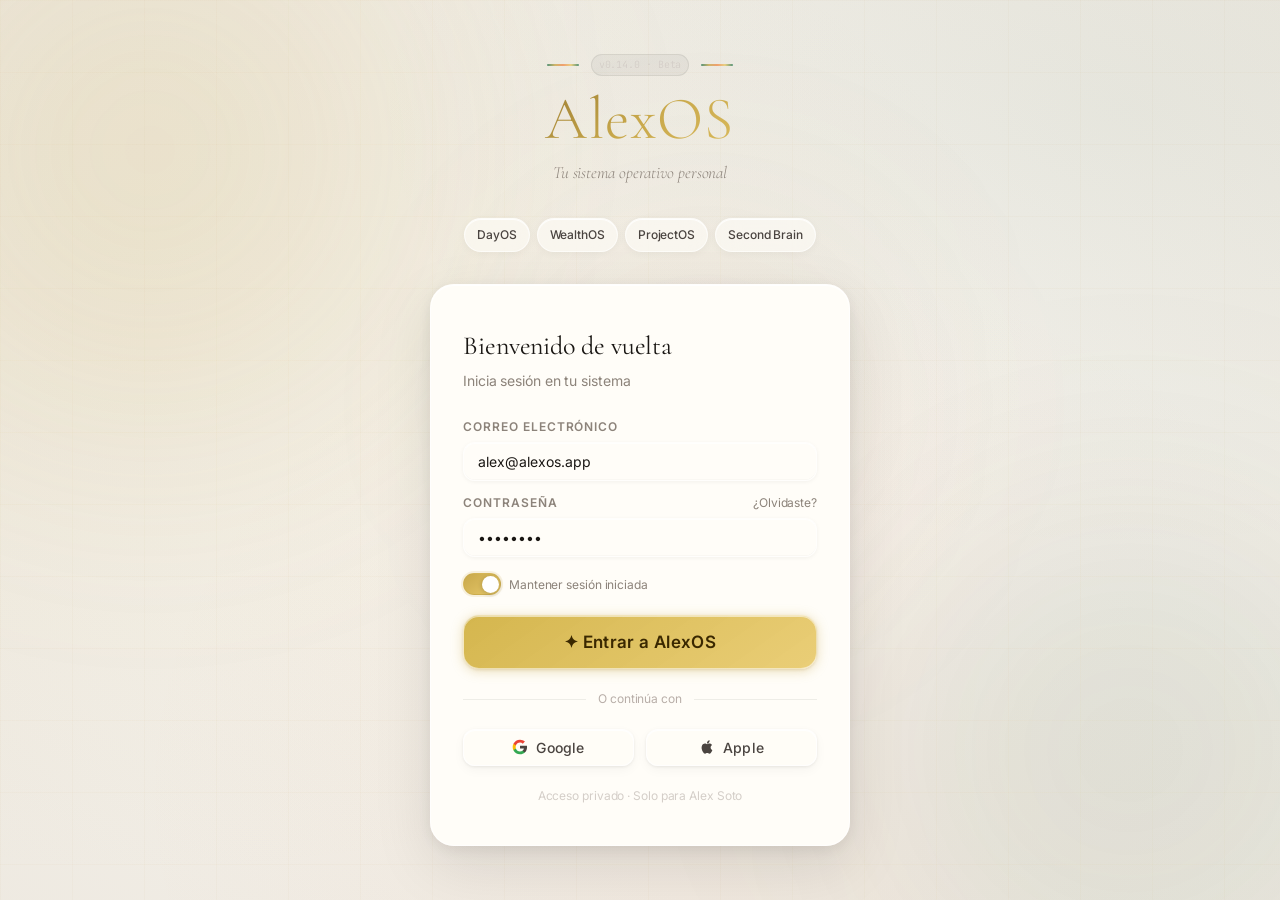
<file: alexos-design/index.html>
<!DOCTYPE html>
<html lang="es">
<head>
  <meta charset="UTF-8" />
  <meta name="viewport" content="width=device-width, initial-scale=1.0" />
  <title>AlexOS — Acceso</title>

  <link rel="preconnect" href="https://fonts.googleapis.com" />
  <link rel="preconnect" href="https://fonts.gstatic.com" crossorigin />
  <link href="https://fonts.googleapis.com/css2?family=Cormorant+Garamond:ital,wght@0,300;0,400;0,500;0,600;1,300;1,400&family=Inter:wght@300;400;500;600&family=JetBrains+Mono:wght@400&display=swap" rel="stylesheet" />

  <link rel="stylesheet" href="css/design-system.css" />
  <link rel="stylesheet" href="css/animations.css" />
  <link rel="stylesheet" href="css/components.css" />
  <link rel="stylesheet" href="css/layout.css" />

  <style>
    /* Orbs grandes con animación */
    .orbs { position:fixed;inset:0;pointer-events:none;z-index:0;overflow:hidden; }
    .orb  { position:absolute;border-radius:50%;filter:blur(110px); }
    .orb-1 { width:800px;height:800px; background:radial-gradient(circle,rgba(200,168,75,0.18),transparent 70%); top:-250px;left:-250px; }
    .orb-2 { width:700px;height:700px; background:radial-gradient(circle,rgba(26,92,69,0.12),transparent 70%); bottom:-200px;right:-200px; }
    .orb-3 { width:500px;height:500px; background:radial-gradient(circle,rgba(217,110,50,0.09),transparent 70%); top:45%;left:55%;transform:translate(-50%,-50%); }

    /* Grid de fondo */
    .bg-grid {
      position:fixed;inset:0;
      background-image:
        linear-gradient(rgba(200,168,75,0.035) 1px,transparent 1px),
        linear-gradient(90deg,rgba(200,168,75,0.035) 1px,transparent 1px);
      background-size:72px 72px;
      pointer-events:none;z-index:0;
    }

    /* Separador con texto */
    .sep-text {
      display:flex;align-items:center;gap:var(--sp-3);
      color:var(--text-4);font-size:var(--text-xs);
    }
    .sep-text::before,.sep-text::after {
      content:'';flex:1;height:0.5px;background:rgba(20,16,10,0.07);
    }

    /* Input label */
    .form-label {
      display:block;font-size:var(--text-xs);font-weight:600;
      letter-spacing:0.08em;text-transform:uppercase;color:var(--text-3);
      margin-bottom:6px;
    }

    /* Módulos preview */
    .mod-pill {
      display:flex;align-items:center;gap:5px;
      padding:6px 12px;border-radius:var(--r-full);
      font-size:var(--text-xs);font-weight:500;color:var(--text-2);
      background:rgba(255,253,248,0.60);
      backdrop-filter:blur(12px);-webkit-backdrop-filter:blur(12px);
      border:0.5px solid rgba(255,255,255,0.60);
      box-shadow:0 1px 0 rgba(255,255,255,0.80) inset, 0 2px 8px rgba(20,16,10,0.04);
      cursor:default;
    }

    /* Version chip */
    .version-chip {
      font-family:var(--font-mono);font-size:10px;color:var(--text-5);
      background:rgba(20,16,10,0.04);border:0.5px solid rgba(20,16,10,0.07);
      padding:2px 7px;border-radius:var(--r-full);
    }
  </style>
</head>
<body>

<div class="orbs" aria-hidden="true">
  <div class="orb orb-1 orb-a"></div>
  <div class="orb orb-2 orb-b"></div>
  <div class="orb orb-3 orb-c"></div>
</div>
<div class="bg-grid" aria-hidden="true"></div>

<main class="landing" style="position:relative;z-index:1;">
  <div style="width:100%;max-width:420px;display:flex;flex-direction:column;gap:var(--sp-8);">

    <!-- Marca arriba -->
    <div style="text-align:center;">
      <div style="display:flex;align-items:center;justify-content:center;gap:var(--sp-3);margin-bottom:var(--sp-3);">
        <div class="sunset-stripe" style="width:32px;opacity:0.8;"></div>
        <span class="version-chip">v0.14.0 · Beta</span>
        <div class="sunset-stripe" style="width:32px;opacity:0.8;"></div>
      </div>
      <h1 style="font-family:var(--font-serif);font-size:60px;font-weight:300;background:linear-gradient(145deg,var(--gold-4),var(--gold),var(--gold-2));-webkit-background-clip:text;-webkit-text-fill-color:transparent;background-clip:text;letter-spacing:0.02em;line-height:1.05;margin-bottom:var(--sp-2);">
        AlexOS
      </h1>
      <p style="font-family:var(--font-serif);font-size:var(--text-md);color:var(--text-3);font-style:italic;font-weight:300;">
        Tu sistema operativo personal
      </p>
    </div>

    <!-- Módulos preview -->
    <div style="display:flex;flex-wrap:wrap;gap:7px;justify-content:center;">
      <div class="mod-pill">DayOS</div>
      <div class="mod-pill">WealthOS</div>
      <div class="mod-pill">ProjectOS</div>
      <div class="mod-pill">Second Brain</div>
    </div>

    <!-- Card de login -->
    <div class="landing-card">
      <!-- Header -->
      <div style="margin-bottom:var(--sp-1);">
        <h2 style="font-family:var(--font-serif);font-size:var(--text-xl);font-weight:400;color:var(--text);margin-bottom:3px;">Bienvenido de vuelta</h2>
        <p style="font-size:var(--text-sm);color:var(--text-3);">Inicia sesión en tu sistema</p>
      </div>

      <form style="display:flex;flex-direction:column;gap:var(--sp-3);" onsubmit="handleLogin(event)">
        <div>
          <label class="form-label">Correo electrónico</label>
          <input class="input-glass" type="email" placeholder="alex@alexos.app" value="alex@alexos.app" autocomplete="email" />
        </div>
        <div>
          <div style="display:flex;justify-content:space-between;align-items:center;margin-bottom:6px;">
            <label class="form-label" style="margin-bottom:0;">Contraseña</label>
            <a href="#" style="font-size:var(--text-xs);color:var(--text-3);text-decoration:none;transition:color var(--t-base);" onmouseover="this.style.color='var(--gold)'" onmouseout="this.style.color='var(--text-3)'">¿Olvidaste?</a>
          </div>
          <input class="input-glass" type="password" placeholder="••••••••" value="password" autocomplete="current-password" />
        </div>

        <div style="display:flex;align-items:center;gap:var(--sp-2);padding:var(--sp-1) 0;">
          <div class="toggle active" id="remember-toggle"></div>
          <span style="font-size:var(--text-xs);color:var(--text-3);">Mantener sesión iniciada</span>
        </div>

        <button type="submit" id="login-btn" class="btn btn-primary btn-xl" style="width:100%;margin-top:var(--sp-1);">
          ✦ Entrar a AlexOS
        </button>
      </form>

      <div class="sep-text">O continúa con</div>

      <div style="display:flex;gap:var(--sp-3);">
        <button class="btn btn-glass" style="flex:1;">
          <svg width="16" height="16" viewBox="0 0 24 24"><path fill="currentColor" d="M22.56 12.25c0-.78-.07-1.53-.2-2.25H12v4.26h5.92c-.26 1.37-1.04 2.53-2.21 3.31v2.77h3.57c2.08-1.92 3.28-4.74 3.28-8.09z"/><path fill="#34A853" d="M12 23c2.97 0 5.46-.98 7.28-2.66l-3.57-2.77c-.98.66-2.23 1.06-3.71 1.06-2.86 0-5.29-1.93-6.16-4.53H2.18v2.84C3.99 20.53 7.7 23 12 23z"/><path fill="#FBBC05" d="M5.84 14.09c-.22-.66-.35-1.36-.35-2.09s.13-1.43.35-2.09V7.07H2.18C1.43 8.55 1 10.22 1 12s.43 3.45 1.18 4.93l2.85-2.22.81-.62z"/><path fill="#EA4335" d="M12 5.38c1.62 0 3.06.56 4.21 1.64l3.15-3.15C17.45 2.09 14.97 1 12 1 7.7 1 3.99 3.47 2.18 7.07l3.66 2.84c.87-2.6 3.3-4.53 6.16-4.53z"/></svg>
          Google
        </button>
        <button class="btn btn-glass" style="flex:1;">
          <svg width="16" height="16" viewBox="0 0 24 24" fill="currentColor"><path d="M18.71 19.5c-.83 1.24-1.71 2.45-3.05 2.47-1.34.03-1.77-.79-3.29-.79-1.53 0-2 .77-3.27.82-1.31.05-2.3-1.32-3.14-2.53C4.25 17 2.94 12.45 4.7 9.39c.87-1.52 2.43-2.48 4.12-2.51 1.28-.02 2.5.87 3.29.87.78 0 2.26-1.07 3.8-.91.65.03 2.47.26 3.64 1.98-.09.06-2.17 1.28-2.15 3.81.03 3.02 2.65 4.03 2.68 4.04-.03.07-.42 1.44-1.38 2.83M13 3.5c.73-.83 1.94-1.46 2.94-1.5.13 1.17-.34 2.35-1.04 3.19-.69.85-1.83 1.51-2.95 1.42-.15-1.15.41-2.35 1.05-3.11z"/></svg>
          Apple
        </button>
      </div>

      <p style="text-align:center;font-size:var(--text-xs);color:var(--text-5);">
        Acceso privado · Solo para Alex Soto
      </p>
    </div>

  </div>
</main>

<script>
  /* Toggle de recordar sesión */
  document.getElementById('remember-toggle').addEventListener('click', function() {
    this.classList.toggle('active');
  });

  /* Login → redirige al app */
  function handleLogin(e) {
    e.preventDefault();
    const btn = document.getElementById('login-btn');
    btn.innerHTML = '<span class="spinner"></span> Entrando…';
    btn.disabled = true;
    setTimeout(() => { window.location.href = 'app.html#dayos'; }, 900);
  }
</script>
</body>
</html>
</file>
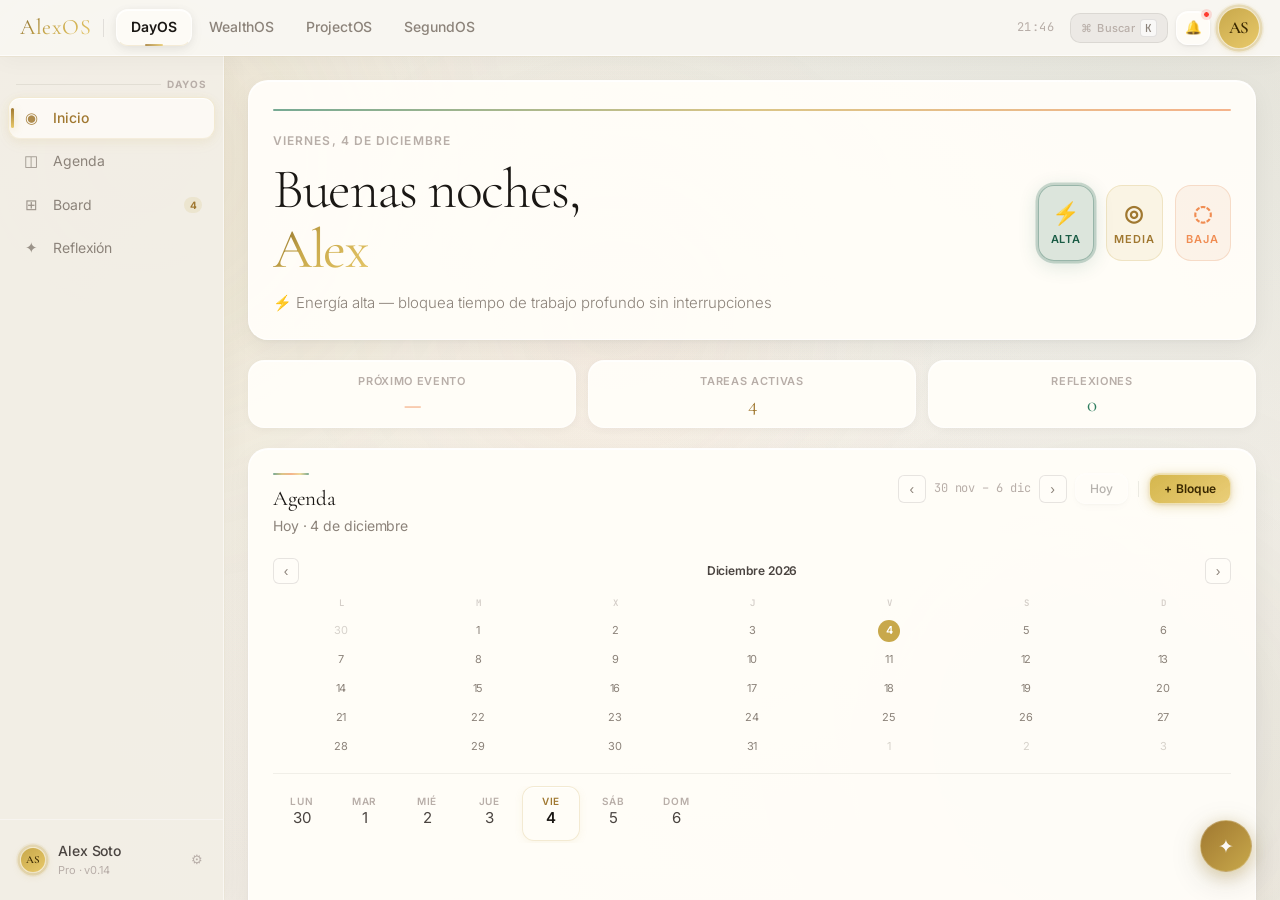
<file: alexos-design/app.html>
<!DOCTYPE html>
<html lang="es">
<head>
  <meta charset="UTF-8" />
  <meta name="viewport" content="width=device-width, initial-scale=1.0" />
  <title>AlexOS — Sistema de Productividad</title>

  <link rel="preconnect" href="https://fonts.googleapis.com" />
  <link rel="preconnect" href="https://fonts.gstatic.com" crossorigin />
  <link href="https://fonts.googleapis.com/css2?family=Cormorant+Garamond:ital,wght@0,300;0,400;0,500;0,600;1,300;1,400&family=Inter:wght@300;400;500;600&family=JetBrains+Mono:wght@300;400;500&display=swap" rel="stylesheet" />

  <link rel="stylesheet" href="css/design-system.css" />
  <link rel="stylesheet" href="css/animations.css" />
  <link rel="stylesheet" href="css/components.css" />
  <link rel="stylesheet" href="css/layout.css" />

  <style>
    /* ── Orbs de fondo ── */
    .bg-orbs { position: fixed; inset: 0; pointer-events: none; z-index: 0; overflow: hidden; }
    .orb { position: absolute; border-radius: 50%; filter: blur(90px); }
    .orb-1 { width:680px;height:680px; background:radial-gradient(circle,rgba(200,168,75,0.13),transparent 70%); top:-180px;left:-200px; }
    .orb-2 { width:560px;height:560px; background:radial-gradient(circle,rgba(26,92,69,0.09),transparent 70%); bottom:-120px;right:-120px; }
    .orb-3 { width:480px;height:480px; background:radial-gradient(circle,rgba(217,110,50,0.08),transparent 70%); top:35%;left:48%;transform:translate(-50%,-50%); }
    .orb-4 { width:320px;height:320px; background:radial-gradient(circle,rgba(52,112,184,0.07),transparent 70%); top:60%;right:8%; }

    /* ── Timer SVG ── */
    .timer-svg { transform: rotate(-90deg); display: block; }
    .t-track { fill:none; stroke:rgba(200,168,75,0.10); stroke-width:5; }
    .t-fill  { fill:none; stroke:url(#tg); stroke-width:5; stroke-linecap:round; stroke-dasharray:565.49; transition:stroke-dashoffset 1s ease; }

    /* ── Gráfico de barras de productividad ── */
    .bar-wrap { display:flex; align-items:flex-end; gap:4px; height:72px; }
    .bar { flex:1; border-radius:3px 3px 0 0; transition:height 0.5s ease, opacity 0.2s; opacity:0.55; cursor:pointer; }
    .bar:hover { opacity:1; }
    .bar.peak { opacity:1; }

    /* ── Donut legend ── */
    .legend-dot { width:8px; height:8px; border-radius:50%; flex-shrink:0; margin-top:3px; }

    /* ── Time block ── */
    .time-block {
      display:flex; align-items:stretch; gap:0; border-radius:var(--r-md);
      overflow:hidden; background:rgba(255,253,248,0.97);
      border:0.5px solid rgba(255,255,255,0.60);
      box-shadow:0 1px 0 rgba(255,255,255,0.80) inset, 0 2px 8px rgba(20,16,10,0.04);
      cursor:pointer; transition:transform var(--t-base), box-shadow var(--t-base);
    }
    .time-block:hover { transform:translateY(-1px); box-shadow:0 1px 0 rgba(255,255,255,0.90) inset, 0 4px 14px rgba(20,16,10,0.07); }
    .time-block-accent { width:3px; flex-shrink:0; }
    .time-block-body { padding:8px 12px; flex:1; }
    .time-block-time { font-family:var(--font-mono); font-size:var(--text-10); color:var(--text-4); letter-spacing:0.04em; }
    .time-block-title { font-size:var(--text-sm); font-weight:500; color:var(--text-2); margin-top:1px; }
    .time-block-tag { font-size:var(--text-10); color:var(--text-3); margin-top:1px; }

    /* ── Idea card ── */
    .idea-card {
      border-left:2.5px solid var(--gold);
      padding-left:14px;
      cursor:pointer;
      transition:transform var(--t-base);
    }
    .idea-card:hover { transform:translateX(2px); }

    /* ── Asset row ── */
    .asset-row { display:flex; align-items:center; gap:12px; padding:10px 0; border-bottom:0.5px solid rgba(20,16,10,0.05); }
    .asset-row:last-child { border-bottom:none; }
    .asset-icon { width:38px;height:38px; border-radius:11px; display:flex;align-items:center;justify-content:center; font-size:18px; flex-shrink:0; }

    /* ── Quote card ── */
    .quote-card {
      background:linear-gradient(145deg,rgba(240,248,244,0.72),rgba(255,253,248,0.68));
      border:0.5px solid rgba(46,125,94,0.22);
      border-radius:var(--r-xl);
      padding:var(--sp-5) var(--sp-6);
      position:relative;
      overflow:hidden;
    }
    .quote-mark { font-family:var(--font-serif); font-size:72px; line-height:0.7; color:rgba(26,92,69,0.14); position:absolute; top:16px; left:20px; pointer-events:none; font-weight:300; }
    .quote-text { font-family:var(--font-serif); font-size:var(--text-lg); font-weight:400; color:var(--text); line-height:1.5; font-style:italic; position:relative; z-index:1; padding-left:var(--sp-4); }
    .quote-author { font-size:var(--text-xs); font-weight:500; color:var(--text-3); margin-top:var(--sp-3); padding-left:var(--sp-4); letter-spacing:0.04em; }

    /* Ocultar scrollbar horizontal */
    .kanban-board { overflow-x: auto; }

    /* ── Utilidades JS ── */
    .w-full  { width: 100%; }
    .flex.flex-col { flex-direction: column; }

    /* ── Etiqueta de formulario ── */
    .form-label {
      display: block; font-size: var(--text-xs); font-weight: 600;
      letter-spacing: 0.08em; text-transform: uppercase; color: var(--text-3);
      margin-bottom: 6px;
    }

    /* ── Botones de acción en Kanban card ── */
    .kc-actions { display: flex; gap: 3px; flex-shrink: 0; }
    .btn-kc {
      width: 22px; height: 22px; border-radius: 6px; border: 0.5px solid rgba(20,16,10,0.10);
      background: rgba(255,253,248,0.72); font-size: 12px; cursor: pointer;
      display: flex; align-items: center; justify-content: center;
      color: var(--text-3); transition: all var(--t-base);
    }
    .btn-kc:hover { background: rgba(200,168,75,0.12); color: var(--gold-3); border-color: rgba(200,168,75,0.25); }
    .btn-kc-del:hover { background: rgba(217,110,50,0.10) !important; color: var(--sunset) !important; border-color: rgba(217,110,50,0.25) !important; }

    /* ── Priority check circle ── */
    .priority-check {
      width: 22px; height: 22px; border-radius: 50%; border: 1.5px solid rgba(20,16,10,0.15);
      background: transparent; cursor: pointer; flex-shrink: 0;
      display: flex; align-items: center; justify-content: center;
      font-size: 11px; font-weight: 600; transition: all var(--t-base);
    }
    .priority-check:hover { border-color: var(--gold); background: rgba(200,168,75,0.08); }

    /* ── Toast container ── */
    #toast-container {
      position: fixed; bottom: var(--sp-6); right: var(--sp-6);
      z-index: 9999; display: flex; flex-direction: column; gap: var(--sp-2);
      pointer-events: none;
    }
    .toast {
      display: flex; align-items: center; gap: var(--sp-2);
      padding: 10px 14px; border-radius: var(--r-lg);
      background: rgba(255,253,248,0.95);
      backdrop-filter: blur(20px); -webkit-backdrop-filter: blur(20px);
      border: 0.5px solid rgba(255,255,255,0.80);
      box-shadow: 0 1px 0 rgba(255,255,255,0.90) inset, 0 4px 16px rgba(20,16,10,0.12), 0 12px 32px rgba(20,16,10,0.08);
      font-size: var(--text-sm); color: var(--text-2); min-width: 240px; max-width: 360px;
      pointer-events: all;
      opacity: 0; transform: translateX(12px);
      transition: opacity 0.28s ease, transform 0.28s ease;
    }
    .toast.visible { opacity: 1; transform: translateX(0); }
    .toast-icon { font-size: 13px; font-weight: 600; flex-shrink: 0; }
    .toast-msg  { flex: 1; }
    .toast-close { background: none; border: none; cursor: pointer; color: var(--text-4); font-size: 16px; padding: 0; line-height: 1; }

    /* ── Modal overlay ── */
    #modal-overlay {
      position: fixed; inset: 0; z-index: 8000;
      background: rgba(20,16,10,0.35);
      backdrop-filter: blur(8px); -webkit-backdrop-filter: blur(8px);
      display: flex; align-items: center; justify-content: center;
      opacity: 0; pointer-events: none;
      transition: opacity 0.25s ease;
    }
    #modal-overlay.open { opacity: 1; pointer-events: all; }
    .modal-card {
      background: rgba(255,253,248,0.97);
      backdrop-filter: blur(24px); -webkit-backdrop-filter: blur(24px);
      border: 0.5px solid rgba(255,255,255,0.85);
      box-shadow: 0 1px 0 rgba(255,255,255,0.95) inset, 0 8px 32px rgba(20,16,10,0.14), 0 32px 72px rgba(20,16,10,0.10);
      border-radius: var(--r-2xl); padding: var(--sp-6); width: 100%; max-width: 480px;
      margin: var(--sp-4);
      transform: translateY(8px) scale(0.985);
      transition: transform 0.25s ease;
    }
    #modal-overlay.open .modal-card { transform: translateY(0) scale(1); }
    .modal-header { display: flex; justify-content: space-between; align-items: center; margin-bottom: var(--sp-5); }
    .modal-title-text { font-family: var(--font-serif); font-size: var(--text-xl); font-weight: 400; color: var(--text); }
    .modal-close-btn {
      width: 28px; height: 28px; border-radius: 50%; border: 0.5px solid rgba(20,16,10,0.10);
      background: rgba(20,16,10,0.04); cursor: pointer; font-size: 16px; color: var(--text-4);
      display: flex; align-items: center; justify-content: center; transition: all var(--t-base);
    }
    .modal-close-btn:hover { background: rgba(217,110,50,0.08); color: var(--sunset); }
    #modal-body { margin-bottom: var(--sp-5); }
    .modal-footer { display: flex; justify-content: flex-end; gap: var(--sp-3); }

    /* tag-opt active state */
    .tag-opt.active { background: rgba(200,168,75,0.15) !important; border-color: rgba(200,168,75,0.35) !important; color: var(--gold-3) !important; }

    /* ── Agenda day tabs ── */
    .agenda-tabs {
      display: flex; gap: 4px; overflow-x: auto; padding-bottom: 2px;
      scrollbar-width: none;
    }
    .agenda-tabs::-webkit-scrollbar { display: none; }
    .agenda-day-tab {
      display: flex; flex-direction: column; align-items: center; gap: 3px;
      padding: 8px 16px; border-radius: var(--r-lg); min-width: 58px;
      border: 0.5px solid transparent; cursor: pointer;
      background: transparent; font-family: var(--font-sans);
      transition: all var(--t-base); flex-shrink: 0;
    }
    .agenda-day-tab:hover {
      background: rgba(255,253,248,0.65);
      border-color: rgba(255,255,255,0.60);
    }
    .agenda-day-tab.selected {
      background: rgba(255,253,248,0.88);
      border-color: rgba(200,168,75,0.22);
      box-shadow: 0 1px 0 rgba(255,255,255,0.90) inset, 0 2px 8px rgba(200,168,75,0.09);
    }
    .agenda-day-tab.is-today .agenda-tab-num { color: var(--gold-3); font-weight: 700; }
    .agenda-tab-name { font-size: 10px; color: var(--text-4); font-weight: 600; letter-spacing: 0.07em; text-transform: uppercase; }
    .agenda-tab-num  { font-size: var(--text-base); color: var(--text-2); font-weight: 400; line-height: 1; }
    .agenda-day-tab.selected .agenda-tab-name { color: var(--gold-3); }
    .agenda-day-tab.selected .agenda-tab-num  { color: var(--text); font-weight: 600; }
    .agenda-tab-dot { width: 4px; height: 4px; border-radius: 50%; background: var(--gold); }

    /* Agenda blocks grid para mostrar muchos en fila */
    .agenda-blocks-grid {
      display: grid;
      grid-template-columns: repeat(auto-fill, minmax(260px, 1fr));
      gap: var(--sp-3);
    }

    /* ── Floating AI Chat ── */
    #chat-fab {
      position: fixed; bottom: 28px; right: 28px;
      width: 52px; height: 52px; border-radius: 50%;
      background: linear-gradient(135deg, var(--gold-3) 0%, var(--gold) 100%);
      border: 0.5px solid rgba(255,255,255,0.25);
      box-shadow: 0 4px 16px rgba(200,168,75,0.38), 0 8px 32px rgba(20,16,10,0.16);
      display: flex; align-items: center; justify-content: center;
      font-size: 19px; cursor: pointer; z-index: 5000;
      transition: transform var(--t-spring), box-shadow var(--t-base);
      color: rgba(255,255,255,0.95);
    }
    #chat-fab:hover { transform: scale(1.09); box-shadow: 0 6px 24px rgba(200,168,75,0.48), 0 12px 40px rgba(20,16,10,0.18); }
    #chat-fab.open  { transform: rotate(45deg) scale(0.92); }

    #chat-panel {
      position: fixed; bottom: 92px; right: 24px;
      width: 360px; height: 520px; max-height: calc(100vh - 120px);
      background: rgba(255,253,248,0.97);
      backdrop-filter: blur(32px) saturate(2.2);
      -webkit-backdrop-filter: blur(32px) saturate(2.2);
      border: 0.5px solid rgba(255,255,255,0.88);
      box-shadow: 0 1px 0 rgba(255,255,255,0.96) inset,
                  0 8px 32px rgba(20,16,10,0.14),
                  0 32px 72px rgba(20,16,10,0.10);
      border-radius: var(--r-2xl); display: flex; flex-direction: column;
      z-index: 4999; opacity: 0; pointer-events: none;
      transform: scale(0.88) translateY(16px);
      transform-origin: bottom right;
      transition: opacity 0.26s ease, transform 0.32s cubic-bezier(0.34,1.56,0.64,1);
    }
    #chat-panel.open { opacity: 1; pointer-events: all; transform: scale(1) translateY(0); }

    #chat-panel-header {
      display: flex; align-items: center; justify-content: space-between;
      padding: 16px 18px 12px;
      border-bottom: 0.5px solid rgba(200,168,75,0.10);
      flex-shrink: 0;
    }
    #chat-panel-title { font-size: var(--text-sm); font-weight: 600; color: var(--text); }
    #chat-panel-sub   { font-size: var(--text-10); color: var(--text-4); margin-top: 1px; }
    #chat-panel-close {
      width: 26px; height: 26px; border-radius: 50%;
      border: 0.5px solid rgba(20,16,10,0.10);
      background: rgba(20,16,10,0.04); cursor: pointer;
      font-size: 16px; color: var(--text-4);
      display: flex; align-items: center; justify-content: center;
      transition: all var(--t-base);
    }
    #chat-panel-close:hover { background: rgba(217,110,50,0.08); color: var(--sunset); }

    #chat-global-messages {
      flex: 1; overflow-y: auto; padding: 14px 16px;
      display: flex; flex-direction: column; gap: 10px;
    }
    #chat-panel-footer {
      display: flex; gap: 8px; padding: 12px 14px;
      border-top: 0.5px solid rgba(20,16,10,0.05);
      flex-shrink: 0;
    }
    #chat-global-field { flex: 1; font-size: var(--text-sm); }
    #chat-global-send  { flex-shrink: 0; min-width: 38px; padding: 0 12px; }

    /* Chat empty state */
    .chat-empty {
      display: flex; flex-direction: column; align-items: center;
      justify-content: center; height: 100%; gap: var(--sp-3);
      text-align: center;
    }
    .chat-empty-icon { font-size: 28px; opacity: 0.3; }
    .chat-empty-text { font-size: var(--text-sm); color: var(--text-4); line-height: 1.5; }
  </style>
</head>
<body>

<!-- Orbs de fondo -->
<div class="bg-orbs" aria-hidden="true">
  <div class="orb orb-1 orb-a"></div>
  <div class="orb orb-2 orb-b"></div>
  <div class="orb orb-3 orb-c"></div>
  <div class="orb orb-4 orb-d"></div>
</div>

<div class="app-shell">

  <!-- ═══════════════════════════════════
       NAVBAR
       ═══════════════════════════════════ -->
  <nav class="navbar">
    <a class="navbar-logo" href="index.html">AlexOS</a>
    <div class="navbar-sep"></div>

    <div class="navbar-links">
      <a class="nav-link active" data-nav="dayos"       href="#dayos">DayOS</a>
      <a class="nav-link"        data-nav="wealthos"    href="#wealthos">WealthOS</a>
      <a class="nav-link"        data-nav="projectos"   href="#projectos">ProjectOS</a>
      <a class="nav-link"        data-nav="secondbrain" href="#secondbrain">SegundOS</a>
    </div>

    <div class="navbar-actions">
      <span class="navbar-clock" id="navbar-clock"></span>
      <span id="navbar-weather" title="Santiago Centro" style="display:none;align-items:center;gap:5px;font-size:var(--text-xs);color:var(--text-3);font-family:var(--font-mono);padding:3px 9px;border-radius:var(--r-full);background:rgba(20,16,10,0.05);border:0.5px solid rgba(20,16,10,0.07);">
        <span id="weather-icon">—</span>
        <span id="weather-temp">—</span>
        <span style="color:var(--text-4);font-size:9px;">SCL</span>
      </span>

      <button class="cmd-btn" title="Búsqueda rápida">
        <span>⌘</span>
        <span>Buscar</span>
        <span class="cmd-key">K</span>
      </button>

      <button class="btn-glass btn-icon" style="position:relative;" title="Notificaciones">
        🔔
        <span class="notif-dot"></span>
      </button>

      <div class="avatar avatar-lg" title="Alex Soto">AS</div>
    </div>
  </nav>

  <!-- ═══════════════════════════════════
       BODY (sidebar + main)
       ═══════════════════════════════════ -->
  <div class="app-body">

    <!-- SIDEBAR -->
    <aside class="sidebar">

      <!-- DayOS -->
      <div class="sidebar-module-group sidebar-active" data-sidebar-for="dayos">
        <div class="sidebar-section-label">DayOS</div>
        <a class="sidebar-item active" data-module="dayos" href="#dayos">
          <span class="sidebar-icon">◉</span>
          <span class="sidebar-label">Inicio</span>
        </a>
        <a class="sidebar-item" data-scroll-to="dayos-agenda" href="#dayos">
          <span class="sidebar-icon">◫</span>
          <span class="sidebar-label">Agenda</span>
        </a>
        <a class="sidebar-item" data-scroll-to="dayos-board" href="#dayos">
          <span class="sidebar-icon">⊞</span>
          <span class="sidebar-label">Board</span>
          <span class="sidebar-count" id="sb-board">0</span>
        </a>
        <a class="sidebar-item" data-scroll-to="dayos-reflection" href="#dayos">
          <span class="sidebar-icon">✦</span>
          <span class="sidebar-label">Reflexión</span>
        </a>
      </div>

      <!-- WealthOS -->
      <div class="sidebar-module-group" data-sidebar-for="wealthos">
        <div class="sidebar-section-label">WealthOS</div>
        <a class="sidebar-item" data-module="wealthos" href="#wealthos">
          <span class="sidebar-icon">◉</span>
          <span class="sidebar-label">Resumen</span>
        </a>
        <a class="sidebar-item" data-module="wealthos" href="#wealthos">
          <span class="sidebar-icon">◈</span>
          <span class="sidebar-label">Portafolio</span>
        </a>
        <a class="sidebar-item" data-module="wealthos" href="#wealthos">
          <span class="sidebar-icon">◎</span>
          <span class="sidebar-label">Activos</span>
        </a>
      </div>

      <!-- ProjectOS -->
      <div class="sidebar-module-group" data-sidebar-for="projectos">
        <div class="sidebar-section-label">ProjectOS</div>
        <a class="sidebar-item" data-module="projectos" href="#projectos">
          <span class="sidebar-icon">◉</span>
          <span class="sidebar-label">Resumen</span>
        </a>
        <a class="sidebar-item" data-module="projectos" href="#projectos">
          <span class="sidebar-icon">△</span>
          <span class="sidebar-label">Roadmap</span>
        </a>
        <a class="sidebar-item" data-module="projectos" href="#projectos">
          <span class="sidebar-icon">⊞</span>
          <span class="sidebar-label">Sprint activo</span>
        </a>
      </div>

      <!-- SegundOS -->
      <div class="sidebar-module-group" data-sidebar-for="secondbrain">
        <div class="sidebar-section-label">SegundOS</div>
        <a class="sidebar-item" data-module="secondbrain" href="#secondbrain">
          <span class="sidebar-icon">◉</span>
          <span class="sidebar-label">Resumen</span>
        </a>
        <a class="sidebar-item" data-module="secondbrain" href="#secondbrain">
          <span class="sidebar-icon">◫</span>
          <span class="sidebar-label">Biblioteca</span>
        </a>
        <a class="sidebar-item" data-module="secondbrain" href="#secondbrain">
          <span class="sidebar-icon">◈</span>
          <span class="sidebar-label">Ideas</span>
        </a>
        <a class="sidebar-item" data-module="secondbrain" href="#secondbrain">
          <span class="sidebar-icon">◎</span>
          <span class="sidebar-label">Hábitos</span>
        </a>
      </div>

      <!-- Profile footer (always visible) -->
      <div class="sidebar-footer">
        <div class="sidebar-profile">
          <div class="avatar avatar-sm">AS</div>
          <div class="sidebar-profile-info">
            <div class="sidebar-profile-name">Alex Soto</div>
            <div class="sidebar-profile-sub">Pro · v0.14</div>
          </div>
          <span style="font-size:13px;color:var(--text-4);flex-shrink:0;cursor:pointer;">⚙</span>
        </div>
      </div>
    </aside>

    <!-- MAIN -->
    <main class="main-content">


      <!-- ════════════════════════════════════════
           DAYOS
           ════════════════════════════════════════ -->
      <section id="module-dayos" class="module active">

        <!-- ── Hero del día ── -->
        <div class="card card-in" id="hero-card" style="padding:var(--sp-7,28px) var(--sp-6) var(--sp-6);transition:background var(--t-slow);">
          <div class="sunset-stripe-animated" style="margin-bottom:var(--sp-5);"></div>
          <div class="flex justify-between items-center" style="flex-wrap:wrap;gap:20px;">
            <div>
              <div class="flex items-center gap-3" style="margin-bottom:10px;">
                <p id="today-date" style="font-size:var(--text-xs);font-weight:600;letter-spacing:0.09em;text-transform:uppercase;color:var(--text-4);"></p>
                <span id="hero-badge" style="display:none;font-size:10px;font-weight:700;letter-spacing:0.07em;text-transform:uppercase;padding:3px 9px;border-radius:var(--r-full);background:rgba(26,92,69,0.12);color:var(--emerald-2);border:0.5px solid rgba(26,92,69,0.18);"></span>
              </div>
              <h1 class="font-serif" style="font-size:clamp(36px,4.5vw,56px);font-weight:300;line-height:1.06;letter-spacing:-0.025em;">
                <span id="greeting-text">Buenos días</span>,<br><span class="text-gold-gradient" style="font-weight:400;">Alex</span>
              </h1>
              <p id="energy-ctx" style="font-size:var(--text-base);color:var(--text-3);margin-top:12px;font-weight:300;letter-spacing:0;">¿Cómo está tu energía hoy?</p>
            </div>
            <div class="flex gap-3">
              <button class="btn-energy alta active" data-energy="alta"><span class="e-icon">⚡</span><span class="e-label">ALTA</span></button>
              <button class="btn-energy media" data-energy="media"><span class="e-icon">◎</span><span class="e-label">MEDIA</span></button>
              <button class="btn-energy baja" data-energy="baja"><span class="e-icon">◌</span><span class="e-label">BAJA</span></button>
            </div>
          </div>
        </div>

        <!-- ── Stats rápidos ── -->
        <div class="flex gap-3">
          <div class="stat-pill card-in d1">
            <span class="stat-pill-label" id="stat-next-label">Próximo evento</span>
            <span class="stat-pill-value" id="stat-next-event" style="color:var(--sunset-2);font-size:var(--text-lg);">—</span>
          </div>
          <div class="stat-pill card-in d2">
            <span class="stat-pill-label">Tareas activas</span>
            <span class="stat-pill-value" id="stat-board-active" style="color:var(--gold-3);font-size:var(--text-lg);">0</span>
          </div>
          <div class="stat-pill card-in d3">
            <span class="stat-pill-label">Reflexiones</span>
            <span class="stat-pill-value" id="stat-reflections" style="color:var(--emerald-2);font-size:var(--text-lg);">0</span>
          </div>
        </div>

        <!-- ── Agenda multi-día ── -->
        <div class="card card-in" id="dayos-agenda">
          <div class="sh">
            <div class="sh-left">
              <div class="sunset-stripe" style="width:36px;margin-bottom:8px;"></div>
              <h2 class="sh-title" style="font-size:var(--text-lg);">Agenda</h2>
              <p class="sh-sub" id="agenda-date-sub">Hoy</p>
            </div>
            <div class="flex items-center gap-2">
              <button id="agenda-prev-week" class="btn-kc" title="Semana anterior" style="width:28px;height:28px;font-size:14px;">‹</button>
              <span id="agenda-week-range" style="font-size:var(--text-xs);color:var(--text-4);white-space:nowrap;font-family:var(--font-mono);"></span>
              <button id="agenda-next-week" class="btn-kc" title="Semana siguiente" style="width:28px;height:28px;font-size:14px;">›</button>
              <button id="agenda-today-btn" class="btn btn-glass btn-sm" style="font-size:var(--text-xs);">Hoy</button>
              <div style="width:1px;height:16px;background:rgba(20,16,10,0.08);margin:0 2px;"></div>
              <button id="btn-add-block" class="btn btn-primary btn-sm">+ Bloque</button>
            </div>
          </div>

          <!-- Mini calendario mensual -->
          <div id="agenda-calendar" style="margin-top:var(--sp-3);padding-bottom:var(--sp-3);border-bottom:1px solid rgba(20,16,10,0.06);"></div>

          <!-- Pestañas de días -->
          <div class="agenda-tabs" id="agenda-tabs" style="margin:var(--sp-3) 0 var(--sp-3);"></div>

          <!-- Bloques del día seleccionado -->
          <div class="agenda-blocks-grid" id="agenda-list"></div>
        </div>

        <!-- ── Board ── -->
        <div class="card card-in" id="dayos-board">
          <div class="sh">
            <div class="sh-left">
              <div class="sunset-stripe" style="width:36px;margin-bottom:8px;"></div>
              <h2 class="sh-title" style="font-size:var(--text-lg);">Board</h2>
              <p class="sh-sub" id="board-subtitle">Tareas del día</p>
            </div>
            <button id="btn-kanban-add" class="btn btn-primary btn-sm">+ Tarea</button>
          </div>

          <div class="kanban-board" style="margin-top:var(--sp-3);">
            <div class="kanban-col">
              <div class="kanban-col-header">
                <span class="kanban-col-title">Por hacer</span>
                <span class="kanban-col-count" data-col-count="todo">0</span>
              </div>
              <div class="kanban-cards" id="kanban-todo"></div>
            </div>
            <div class="kanban-col">
              <div class="kanban-col-header">
                <span class="kanban-col-title" style="color:var(--gold-3);">En progreso</span>
                <span class="kanban-col-count" data-col-count="doing" style="background:rgba(200,168,75,0.12);color:var(--gold-3);">0</span>
              </div>
              <div class="kanban-cards" id="kanban-doing"></div>
            </div>
            <div class="kanban-col">
              <div class="kanban-col-header">
                <span class="kanban-col-title" style="color:var(--emerald-2);">Completado</span>
                <span class="kanban-col-count" data-col-count="done" style="background:rgba(26,92,69,0.10);color:var(--emerald-2);">0</span>
              </div>
              <div class="kanban-cards" id="kanban-done"></div>
            </div>
          </div>
        </div>

        <!-- ── Reflexión del día ── -->
        <div class="card card-in" id="dayos-reflection">
          <div class="sunset-stripe-animated" style="margin-bottom:var(--sp-5);"></div>
          <div class="sh" style="margin-bottom:var(--sp-5);">
            <div class="sh-left">
              <h2 class="sh-title" style="font-size:var(--text-lg);">Cierre del día</h2>
              <p class="sh-sub">Reflexión diaria · Recomendado al finalizar el día</p>
            </div>
            <span class="badge badge-gold" id="ref-today-badge"></span>
          </div>

          <div class="flex flex-col gap-4">
            <div class="flex flex-col gap-2">
              <label class="label-upper" style="color:var(--gold-3);">I — Logro principal</label>
              <textarea id="ref-q1" class="input-glass textarea-glass" placeholder="¿Cuál fue tu victoria del día?" style="min-height:72px;font-size:var(--text-base);line-height:1.6;"></textarea>
            </div>
            <div class="flex flex-col gap-2">
              <label class="label-upper" style="color:var(--gold-3);">II — Aprendizaje clave</label>
              <textarea id="ref-q2" class="input-glass textarea-glass" placeholder="¿Qué aprendiste hoy?" style="min-height:72px;font-size:var(--text-base);line-height:1.6;"></textarea>
            </div>
            <div class="flex flex-col gap-2">
              <label class="label-upper" style="color:var(--gold-3);">III — ¿Qué haría diferente?</label>
              <textarea id="ref-q3" class="input-glass textarea-glass" placeholder="Una mejora concreta para mañana…" style="min-height:72px;font-size:var(--text-base);line-height:1.6;"></textarea>
            </div>
            <div class="g2" style="gap:var(--sp-3);">
              <div class="flex flex-col gap-2">
                <label class="label-upper" style="color:var(--gold-3);">IV — Energía para mañana</label>
                <input id="ref-q4" class="input-glass" type="text" placeholder="¿Cómo llega tu energía al próximo día?" style="font-size:var(--text-base);" />
              </div>
              <div class="flex flex-col gap-2">
                <label class="label-upper" style="color:var(--gold-3);">V — Gratitud del día</label>
                <input id="ref-q5" class="input-glass" type="text" placeholder="Tres cosas por las que estás agradecido…" style="font-size:var(--text-base);" />
              </div>
            </div>
          </div>

          <button id="btn-save-reflection" class="btn btn-primary btn-xl" style="margin-top:var(--sp-5);width:100%;">✦ Guardar reflexión del día</button>

          <!-- Historial -->
          <div style="margin-top:var(--sp-7);">
            <div class="divider divider-gold" style="margin-bottom:var(--sp-5);"></div>
            <div class="flex justify-between items-center" style="margin-bottom:var(--sp-4);">
              <h3 class="font-serif" style="font-size:var(--text-xl);font-weight:400;color:var(--text);">Historial</h3>
              <span id="ref-count" style="font-size:var(--text-xs);color:var(--text-4);">Sin entradas aún</span>
            </div>
            <div id="reflection-history" class="flex flex-col gap-3"></div>
          </div>
        </div>

      </section><!-- /DAYOS -->


      <!-- ════════════════════════════════════════
           WEALTHOS
           ════════════════════════════════════════ -->
      <section id="module-wealthos" class="module">

        <!-- Hero -->
        <div class="card card-in">
          <div class="sunset-stripe-animated" style="margin-bottom:var(--sp-5);"></div>
          <div class="flex justify-between items-center" style="flex-wrap:wrap;gap:16px;">
            <div>
              <p class="label-upper" id="wealth-hero-period" style="margin-bottom:6px;">Resumen · —</p>
              <h1 class="font-serif" style="font-size:var(--text-4xl);font-weight:300;letter-spacing:-0.02em;line-height:1.05;">
                Wealth<span class="text-gold-gradient">OS</span>
              </h1>
              <p style="font-size:var(--text-sm);color:var(--text-3);margin-top:6px;">Tu sistema operativo financiero personal</p>
            </div>
            <div style="text-align:right;">
              <p class="label-upper" style="margin-bottom:4px;">Patrimonio total</p>
              <p class="font-serif" id="wealth-total" style="font-size:var(--text-4xl);font-weight:300;color:var(--gold);">$0</p>
              <p id="wealth-asset-count" style="font-size:var(--text-xs);color:var(--text-4);margin-top:4px;">0 activos registrados</p>
            </div>
          </div>
        </div>

        <!-- 4 KPI Cards -->
        <div class="g4">
          <div class="card card-interactive card-in d1" style="position:relative;">
            <div class="kpi-label" style="margin-bottom:var(--sp-2);">Ingresos / mes</div>
            <div class="kpi-value" id="wealth-income" style="font-size:var(--text-3xl);color:var(--emerald-2);margin-bottom:8px;">$0</div>
            <div class="prog-track" style="margin-bottom:var(--sp-2);height:4px;">
              <div class="prog-fill prog-emerald" style="width:100%;"></div>
            </div>
            <span class="kpi-change up" style="font-size:10px;">↑ Flujo de entrada</span>
            <button id="edit-monthly-income" class="btn-kc" style="position:absolute;top:var(--sp-3);right:var(--sp-3);" title="Editar">✎</button>
          </div>

          <div class="card card-interactive card-in d2" style="position:relative;">
            <div class="kpi-label" style="margin-bottom:var(--sp-2);">Gastos / mes</div>
            <div class="kpi-value" id="wealth-expense" style="font-size:var(--text-3xl);color:var(--sunset);margin-bottom:8px;">$0</div>
            <div class="prog-track" style="margin-bottom:var(--sp-2);height:4px;">
              <div id="expense-bar" class="prog-fill prog-sunset" style="width:0%;"></div>
            </div>
            <span id="expense-pct-label" class="kpi-change flat" style="font-size:10px;">— del ingreso</span>
            <button id="edit-monthly-expense" class="btn-kc" style="position:absolute;top:var(--sp-3);right:var(--sp-3);" title="Editar">✎</button>
          </div>

          <div class="card card-interactive card-in d3">
            <div class="kpi-label" style="margin-bottom:var(--sp-2);">Flujo neto / mes</div>
            <div class="kpi-value" id="wealth-net" style="font-size:var(--text-3xl);margin-bottom:8px;">$0</div>
            <div class="prog-track" style="margin-bottom:var(--sp-2);height:4px;">
              <div id="net-bar" class="prog-fill prog-gold" style="width:0%;"></div>
            </div>
            <span id="net-label" class="kpi-change flat" style="font-size:10px;">Ingreso − Gasto</span>
          </div>

          <div class="card card-interactive card-in d4">
            <div class="kpi-label" style="margin-bottom:var(--sp-2);">Tasa de ahorro</div>
            <div class="kpi-value" id="wealth-savings" style="font-size:var(--text-3xl);color:var(--gold);margin-bottom:8px;">0%</div>
            <div class="prog-track" style="margin-bottom:var(--sp-2);height:4px;">
              <div id="savings-bar" class="prog-fill prog-gold" style="width:0%;"></div>
            </div>
            <span id="savings-label" class="kpi-change flat" style="font-size:10px;">Meta recomendada: ≥50%</span>
          </div>
        </div>

        <!-- Portafolio donut + Activos -->
        <div class="g2">
          <div class="card card-in d1">
            <div class="sh">
              <div class="sh-left">
                <div class="sunset-stripe" style="width:36px;margin-bottom:6px;"></div>
                <h2 class="sh-title">Portafolio</h2>
                <p class="sh-sub" id="portfolio-sub">Distribución por tipo de activo</p>
              </div>
            </div>
            <div class="flex gap-6 items-center" style="flex-wrap:wrap;margin-top:var(--sp-2);">
              <div class="donut-wrap">
                <div id="wealth-donut" class="donut" style="background:conic-gradient(rgba(20,16,10,0.06) 0% 100%);">
                  <div class="donut-hole">
                    <span class="font-serif" id="donut-center-val" style="font-size:var(--text-lg);font-weight:300;color:var(--text);">$0</span>
                    <span id="donut-center-label" style="font-size:9px;color:var(--text-3);font-weight:600;letter-spacing:0.06em;">TOTAL</span>
                  </div>
                </div>
              </div>
              <div id="portfolio-legend" class="flex flex-col gap-3 flex-1"></div>
            </div>
          </div>

          <div class="card card-in d2">
            <div class="sh">
              <div class="sh-left">
                <div class="sunset-stripe" style="width:36px;margin-bottom:6px;"></div>
                <h2 class="sh-title">Activos</h2>
                <p class="sh-sub">Toca cualquier activo para editar</p>
              </div>
              <button id="btn-add-asset" class="btn btn-glass btn-sm">+ Activo</button>
            </div>
            <div id="assets-list"></div>
          </div>
        </div>

        <!-- Balance mensual visual -->
        <div class="card card-in">
          <div class="sh">
            <div class="sh-left">
              <div class="sunset-stripe" style="width:36px;margin-bottom:6px;"></div>
              <h2 class="sh-title">Balance mensual</h2>
              <p class="sh-sub">Flujo de caja · mes actual</p>
            </div>
          </div>
          <div id="cashflow-bars" class="flex flex-col gap-4" style="margin-top:var(--sp-3);"></div>
        </div>

        <!-- Mercados en vivo -->
        <div class="card card-in">
          <div class="sh">
            <div class="sh-left">
              <div class="sunset-stripe" style="width:36px;margin-bottom:6px;"></div>
              <h2 class="sh-title">Mercados en vivo</h2>
              <p class="sh-sub" id="markets-last-updated">Actualizando…</p>
            </div>
            <div class="flex items-center gap-2">
              <span id="markets-live-badge" style="display:none;align-items:center;gap:5px;font-size:10px;font-weight:600;letter-spacing:0.06em;color:var(--emerald-3);padding:3px 9px;border-radius:var(--r-full);background:rgba(74,174,136,0.10);border:0.5px solid rgba(74,174,136,0.20);">
                <span style="width:6px;height:6px;border-radius:50%;background:var(--emerald-3);animation:gold-pulse 2s ease-in-out infinite;display:inline-block;"></span>
                LIVE
              </span>
              <button id="btn-refresh-markets" class="btn btn-glass btn-sm" style="font-size:10px;">↻ Refrescar</button>
            </div>
          </div>

          <!-- Cards crypto -->
          <div class="g3" style="margin-top:var(--sp-4);">
            <!-- BTC -->
            <div class="card card-interactive card-in" id="live-btc-card">
              <div class="flex justify-between items-start" style="margin-bottom:var(--sp-3);">
                <div>
                  <p style="font-size:12px;font-weight:700;letter-spacing:0.04em;color:var(--text-3);">Bitcoin</p>
                  <p style="font-size:9px;color:var(--text-4);font-family:var(--font-mono);">BTC · USD</p>
                </div>
                <span style="font-size:18px;">₿</span>
              </div>
              <p class="font-serif" id="live-btc-usd" style="font-size:var(--text-2xl);font-weight:300;color:var(--text);margin-bottom:3px;">—</p>
              <p id="live-btc-clp" style="font-size:var(--text-xs);color:var(--text-4);font-family:var(--font-mono);margin-bottom:var(--sp-3);">— CLP</p>
              <div style="display:flex;justify-content:space-between;align-items:center;">
                <span id="live-btc-change" class="kpi-change flat" style="font-size:10px;">— 24h</span>
                <svg id="live-btc-spark" width="64" height="28" viewBox="0 0 64 28" style="overflow:visible;"></svg>
              </div>
            </div>

            <!-- ETH -->
            <div class="card card-interactive card-in" id="live-eth-card">
              <div class="flex justify-between items-start" style="margin-bottom:var(--sp-3);">
                <div>
                  <p style="font-size:12px;font-weight:700;letter-spacing:0.04em;color:var(--text-3);">Ethereum</p>
                  <p style="font-size:9px;color:var(--text-4);font-family:var(--font-mono);">ETH · USD</p>
                </div>
                <span style="font-size:18px;">⟠</span>
              </div>
              <p class="font-serif" id="live-eth-usd" style="font-size:var(--text-2xl);font-weight:300;color:var(--text);margin-bottom:3px;">—</p>
              <p id="live-eth-clp" style="font-size:var(--text-xs);color:var(--text-4);font-family:var(--font-mono);margin-bottom:var(--sp-3);">— CLP</p>
              <div style="display:flex;justify-content:space-between;align-items:center;">
                <span id="live-eth-change" class="kpi-change flat" style="font-size:10px;">— 24h</span>
                <svg id="live-eth-spark" width="64" height="28" viewBox="0 0 64 28" style="overflow:visible;"></svg>
              </div>
            </div>

            <!-- USD/CLP -->
            <div class="card card-interactive card-in" id="live-forex-card">
              <div class="flex justify-between items-start" style="margin-bottom:var(--sp-3);">
                <div>
                  <p style="font-size:12px;font-weight:700;letter-spacing:0.04em;color:var(--text-3);">Tipo de cambio</p>
                  <p style="font-size:9px;color:var(--text-4);font-family:var(--font-mono);">USD · CLP</p>
                </div>
                <span style="font-size:18px;">💱</span>
              </div>
              <p class="font-serif" id="live-usdclp" style="font-size:var(--text-2xl);font-weight:300;color:var(--text);margin-bottom:3px;">—</p>
              <p style="font-size:var(--text-xs);color:var(--text-4);margin-bottom:var(--sp-3);">pesos por dólar</p>
              <div style="display:flex;flex-direction:column;gap:4px;">
                <p style="font-size:9px;color:var(--text-4);font-family:var(--font-mono);">1 BTC = <span id="live-btc-clp-mini">—</span> CLP</p>
                <p style="font-size:9px;color:var(--text-4);font-family:var(--font-mono);">1 ETH = <span id="live-eth-clp-mini">—</span> CLP</p>
              </div>
            </div>
          </div>

          <!-- Error state -->
          <div id="markets-error" style="display:none;margin-top:var(--sp-3);padding:var(--sp-3);border-radius:var(--r-lg);background:rgba(217,110,50,0.07);border:0.5px solid rgba(217,110,50,0.18);">
            <p style="font-size:var(--text-xs);color:var(--sunset);" id="markets-error-msg">Error al conectar con los mercados.</p>
          </div>
        </div>

      </section><!-- /WEALTHOS -->


      <!-- ════════════════════════════════════════
           PROJECTOS
           ════════════════════════════════════════ -->
      <section id="module-projectos" class="module">

        <!-- Hero -->
        <div class="card card-in">
          <div class="sunset-stripe-animated" style="margin-bottom:var(--sp-5);"></div>
          <div class="flex justify-between items-center" style="flex-wrap:wrap;gap:16px;">
            <div>
              <p class="label-upper" id="proj-hero-label" style="margin-bottom:6px;">Sprint activo</p>
              <h1 class="font-serif" style="font-size:var(--text-4xl);font-weight:300;letter-spacing:-0.02em;">
                Project<span class="text-gold-gradient">OS</span>
              </h1>
              <p style="font-size:var(--text-sm);color:var(--text-3);margin-top:6px;" id="proj-hero-sub">Gestión de sprints y proyectos</p>
            </div>
            <div style="display:flex;flex-direction:column;align-items:flex-end;gap:10px;">
              <div style="text-align:right;">
                <p class="label-upper" style="margin-bottom:4px;">Velocidad del sprint</p>
                <p class="font-serif" id="proj-velocity" style="font-size:var(--text-4xl);font-weight:300;color:var(--gold);">0%</p>
              </div>
              <div class="flex gap-2">
                <button id="btn-add-project" class="btn btn-glass btn-sm">+ Proyecto</button>
                <button id="btn-add-sprint-task" class="btn btn-primary btn-sm">+ Tarea</button>
              </div>
            </div>
          </div>
          <div class="prog-track" style="margin-top:var(--sp-4);height:5px;">
            <div id="proj-velocity-bar" class="prog-fill prog-gold" style="width:0%;transition:width 0.8s ease;"></div>
          </div>
        </div>

        <!-- 4 KPIs -->
        <div class="g4">
          <div class="card card-in d1">
            <div class="kpi-label" style="margin-bottom:var(--sp-2);">Tareas totales</div>
            <div class="kpi-value" id="proj-kpi-total" style="font-size:var(--text-3xl);">0</div>
            <span class="kpi-change flat" style="font-size:10px;margin-top:8px;display:inline-flex;">este sprint</span>
          </div>
          <div class="card card-in d2">
            <div class="kpi-label" style="margin-bottom:var(--sp-2);">En curso</div>
            <div class="kpi-value" id="proj-kpi-doing" style="font-size:var(--text-3xl);color:var(--gold-3);">0</div>
            <span class="kpi-change flat" style="font-size:10px;margin-top:8px;display:inline-flex;">activas ahora</span>
          </div>
          <div class="card card-in d3">
            <div class="kpi-label" style="margin-bottom:var(--sp-2);">Completadas</div>
            <div class="kpi-value" id="proj-kpi-done" style="font-size:var(--text-3xl);color:var(--emerald-2);">0</div>
            <span class="kpi-change up" style="font-size:10px;margin-top:8px;display:inline-flex;">done ✓</span>
          </div>
          <div class="card card-in d4">
            <div class="kpi-label" style="margin-bottom:var(--sp-2);">Story points</div>
            <div class="kpi-value" id="proj-kpi-points" style="font-size:var(--text-3xl);color:var(--sky);">0</div>
            <span class="kpi-change flat" id="proj-kpi-points-label" style="font-size:10px;margin-top:8px;display:inline-flex;">de 0 totales</span>
          </div>
        </div>

        <!-- Proyectos -->
        <div class="card card-in">
          <div class="sh">
            <div class="sh-left">
              <div class="sunset-stripe" style="width:36px;margin-bottom:6px;"></div>
              <h2 class="sh-title">Proyectos</h2>
              <p class="sh-sub" id="proj-projects-sub">Tus iniciativas activas</p>
            </div>
          </div>
          <div id="projects-grid" class="g3" style="margin-top:var(--sp-3);"></div>
        </div>

        <!-- Sprint Kanban -->
        <div class="card card-in">
          <div class="sh">
            <div class="sh-left">
              <div class="sunset-stripe" style="width:36px;margin-bottom:6px;"></div>
              <h2 class="sh-title">Sprint activo</h2>
              <p class="sh-sub">Toca una tarea para editar · → para avanzar</p>
            </div>
          </div>
          <!-- Project filter pills -->
          <div id="sprint-project-filter" style="display:none;gap:8px;flex-wrap:wrap;padding:var(--sp-2) 0 var(--sp-3);border-bottom:1px solid rgba(0,0,0,0.05);margin-bottom:var(--sp-3);"></div>
          <div class="kanban-board" style="grid-template-columns:repeat(3,1fr);margin-top:0;">
            <div class="kanban-col">
              <div class="kanban-col-header">
                <span class="kanban-col-title">Backlog</span>
                <span class="kanban-col-count" data-sprint-count="backlog">0</span>
              </div>
              <div class="kanban-cards" id="sprint-backlog"></div>
            </div>
            <div class="kanban-col">
              <div class="kanban-col-header">
                <span class="kanban-col-title" style="color:var(--gold-3);">En curso</span>
                <span class="kanban-col-count" data-sprint-count="doing" style="background:rgba(200,168,75,0.12);color:var(--gold-3);">0</span>
              </div>
              <div class="kanban-cards" id="sprint-doing"></div>
            </div>
            <div class="kanban-col">
              <div class="kanban-col-header">
                <span class="kanban-col-title" style="color:var(--emerald-2);">Completado</span>
                <span class="kanban-col-count" data-sprint-count="done" style="background:rgba(26,92,69,0.10);color:var(--emerald-2);">0</span>
              </div>
              <div class="kanban-cards" id="sprint-done"></div>
            </div>
          </div>
        </div>

        <!-- Roadmap / Gantt -->
        <div class="card card-in">
          <div class="sh">
            <div class="sh-left">
              <div class="sunset-stripe" style="width:36px;margin-bottom:6px;"></div>
              <h2 class="sh-title">Roadmap</h2>
              <p class="sh-sub" id="roadmap-sub">Planificación visual del proyecto</p>
            </div>
            <button id="btn-add-milestone" class="btn btn-glass btn-sm">+ Hito</button>
          </div>
          <div id="milestones-list" style="margin-top:var(--sp-3);"></div>
        </div>

        <!-- GitHub Live -->
        <div class="card card-in">
          <div class="sh">
            <div class="sh-left">
              <div class="sunset-stripe" style="width:36px;margin-bottom:6px;"></div>
              <h2 class="sh-title">GitHub</h2>
              <p class="sh-sub" id="github-widget-sub">AlexST360 · repositorios públicos</p>
            </div>
            <span id="github-live-badge" style="display:none;align-items:center;gap:5px;font-size:10px;font-weight:600;letter-spacing:0.06em;color:var(--emerald-3);padding:3px 9px;border-radius:var(--r-full);background:rgba(74,174,136,0.10);border:0.5px solid rgba(74,174,136,0.20);">
              <span style="width:6px;height:6px;border-radius:50%;background:var(--emerald-3);display:inline-block;"></span>
              LIVE
            </span>
          </div>
          <div id="github-repos-list" style="margin-top:var(--sp-3);display:flex;flex-direction:column;gap:2px;"></div>
          <div id="github-error" style="display:none;margin-top:var(--sp-3);padding:var(--sp-3);border-radius:var(--r-lg);background:rgba(217,110,50,0.07);border:0.5px solid rgba(217,110,50,0.18);">
            <p style="font-size:var(--text-xs);color:var(--sunset);" id="github-error-msg">Error al conectar con GitHub.</p>
          </div>
        </div>

      </section><!-- /PROJECTOS -->


      <!-- ════════════════════════════════════════
           SECOND BRAIN
           ════════════════════════════════════════ -->
      <section id="module-secondbrain" class="module">

        <!-- Hero -->
        <div class="card card-in">
          <div class="sunset-stripe-animated" style="margin-bottom:var(--sp-5);"></div>
          <div class="flex justify-between items-center" style="flex-wrap:wrap;gap:16px;">
            <div>
              <p class="label-upper" style="margin-bottom:6px;">Sistema de conocimiento personal</p>
              <h1 class="font-serif" style="font-size:var(--text-4xl);font-weight:300;letter-spacing:-0.02em;">
                Segund<span class="text-gold-gradient">OS</span>
              </h1>
              <p style="font-size:var(--text-sm);color:var(--text-3);margin-top:6px;" id="brain-hero-sub">Tu conocimiento, organizado</p>
            </div>
            <button id="btn-add-idea" class="btn btn-primary btn-sm">+ Capturar idea</button>
          </div>
        </div>

        <!-- Stats -->
        <div class="flex gap-3">
          <div class="stat-pill card-in d1">
            <span class="stat-pill-label">Libros</span>
            <span class="stat-pill-value" id="kpi-books" style="color:var(--gold);font-size:var(--text-lg);">0</span>
          </div>
          <div class="stat-pill card-in d2">
            <span class="stat-pill-label">Ideas</span>
            <span class="stat-pill-value" id="kpi-ideas" style="color:var(--emerald-2);font-size:var(--text-lg);">0</span>
          </div>
          <div class="stat-pill card-in d3">
            <span class="stat-pill-label">Hábitos</span>
            <span class="stat-pill-value" id="kpi-habits" style="color:var(--sunset-2);font-size:var(--text-lg);">0</span>
          </div>
        </div>

        <!-- Biblioteca -->
        <div class="card card-in">
          <div class="sh">
            <div class="sh-left">
              <div class="sunset-stripe" style="width:36px;margin-bottom:6px;"></div>
              <h2 class="sh-title">Biblioteca</h2>
              <p class="sh-sub">Haz clic en un libro para editarlo</p>
            </div>
            <button id="btn-add-book" class="btn btn-glass btn-sm">+ Libro</button>
          </div>
          <div id="books-grid" class="g3" style="gap:var(--sp-3);margin-top:var(--sp-2);"></div>
        </div>

        <!-- Ideas -->
        <div class="card card-in">
          <div class="sh">
            <div class="sh-left">
              <div class="sunset-stripe" style="width:36px;margin-bottom:6px;"></div>
              <h2 class="sh-title">Ideas capturadas</h2>
              <p class="sh-sub" id="ideas-sub">Tus pensamientos e insights</p>
            </div>
            <button id="btn-add-idea-2" class="btn btn-glass btn-sm">+ Idea</button>
          </div>
          <div style="margin-top:var(--sp-3);display:flex;flex-direction:column;gap:var(--sp-3);">
            <input id="ideas-search" class="input-glass" type="text" placeholder="Buscar ideas…" style="font-size:var(--text-sm);" />
            <div id="ideas-tag-filters" class="flex gap-2 flex-wrap"></div>
          </div>
          <div id="ideas-list" class="flex flex-col gap-2" style="margin-top:var(--sp-2);"></div>
          <button id="ideas-toggle-btn" style="display:none;width:100%;margin-top:var(--sp-3);padding:8px;background:none;border:0.5px solid rgba(20,16,10,0.08);border-radius:var(--r-lg);font-size:var(--text-xs);color:var(--text-3);cursor:pointer;transition:all var(--t-base);">Ver todas</button>
        </div>

        <!-- Tracker de hábitos -->
        <div class="card card-in">
          <div class="sh">
            <div class="sh-left">
              <div class="sunset-stripe" style="width:36px;margin-bottom:6px;"></div>
              <h2 class="sh-title">Tracker de Hábitos</h2>
              <p class="sh-sub">Últimas 4 semanas · Clic en los dots para marcar</p>
            </div>
            <button id="btn-add-habit" class="btn btn-glass btn-sm">+ Hábito</button>
          </div>
          <div id="habits-container" class="flex flex-col gap-5" style="margin-top:var(--sp-2);"></div>
        </div>

      </section><!-- /SECONDBRAIN -->

    </main>
  </div>
</div>

<!-- Toast container -->
<div id="toast-container" aria-live="polite"></div>

<!-- Modal overlay -->
<div id="modal-overlay" role="dialog" aria-modal="true">
  <div class="modal-card">
    <div class="modal-header">
      <span class="modal-title-text" id="modal-title">Modal</span>
      <button class="modal-close-btn" id="modal-close" aria-label="Cerrar">×</button>
    </div>
    <div id="modal-body"></div>
    <div class="modal-footer" id="modal-footer">
      <button class="btn btn-glass btn-sm" id="modal-cancel" onclick="document.getElementById('modal-overlay').classList.remove('open')">Cancelar</button>
      <button class="btn btn-primary btn-sm modal-confirm">Guardar</button>
    </div>
  </div>
</div>

<!-- Floating AI Chat -->
<button id="chat-fab" title="Asistente AlexOS">✦</button>

<div id="chat-panel" role="dialog" aria-label="Asistente AlexOS">
  <div id="chat-panel-header">
    <div>
      <div id="chat-panel-title">Asistente AlexOS</div>
      <div id="chat-panel-sub">Conectado a tu contexto</div>
    </div>
    <div class="flex items-center gap-2">
      <button id="chat-api-key-btn" title="Configurar API Key" style="width:26px;height:26px;border-radius:50%;border:0.5px solid rgba(20,16,10,0.10);background:transparent;cursor:pointer;font-size:13px;color:var(--text-3);display:flex;align-items:center;justify-content:center;transition:all var(--t-base);">⚙</button>
      <button id="chat-panel-close" aria-label="Cerrar chat">×</button>
    </div>
  </div>
  <div id="chat-global-messages">
    <div class="chat-empty">
      <div class="chat-empty-icon">✦</div>
      <div class="chat-empty-text">Pregúntame sobre tus<br>prioridades, agenda o finanzas</div>
    </div>
  </div>
  <div id="chat-panel-footer">
    <input id="chat-global-field" class="chat-field input-glass" type="text" placeholder="Pregunta algo sobre tu día…" autocomplete="off" />
    <button id="chat-global-send" class="chat-send btn btn-primary btn-sm">↑</button>
  </div>
</div>

<!-- Visor PDF -->
<div id="pdf-viewer-overlay" style="display:none;position:fixed;inset:0;z-index:9999;background:rgba(14,11,7,0.96);flex-direction:column;">
  <div style="display:flex;align-items:center;justify-content:space-between;padding:14px 20px;border-bottom:0.5px solid rgba(255,255,255,0.08);flex-shrink:0;">
    <span id="pdf-viewer-title" style="font-family:var(--font-serif);font-size:var(--text-lg);color:rgba(255,255,255,0.9);font-weight:300;"></span>
    <button id="pdf-viewer-close" style="background:rgba(255,255,255,0.06);border:0.5px solid rgba(255,255,255,0.12);color:rgba(255,255,255,0.7);border-radius:var(--r-full);width:32px;height:32px;cursor:pointer;font-size:18px;display:flex;align-items:center;justify-content:center;">×</button>
  </div>
  <iframe id="pdf-viewer-frame" style="flex:1;border:none;width:100%;"></iframe>
</div>

<script src="js/store.js"></script>
<script src="js/pdfstore.js"></script>
<script src="js/services/apiCache.js"></script>
<script src="js/services/cryptoService.js"></script>
<script src="js/services/marketService.js"></script>
<script src="js/services/githubService.js"></script>
<script src="js/services/liveOS.js"></script>
<script src="js/router.js"></script>
<script src="js/app.js"></script>
</body>
</html>
</file>
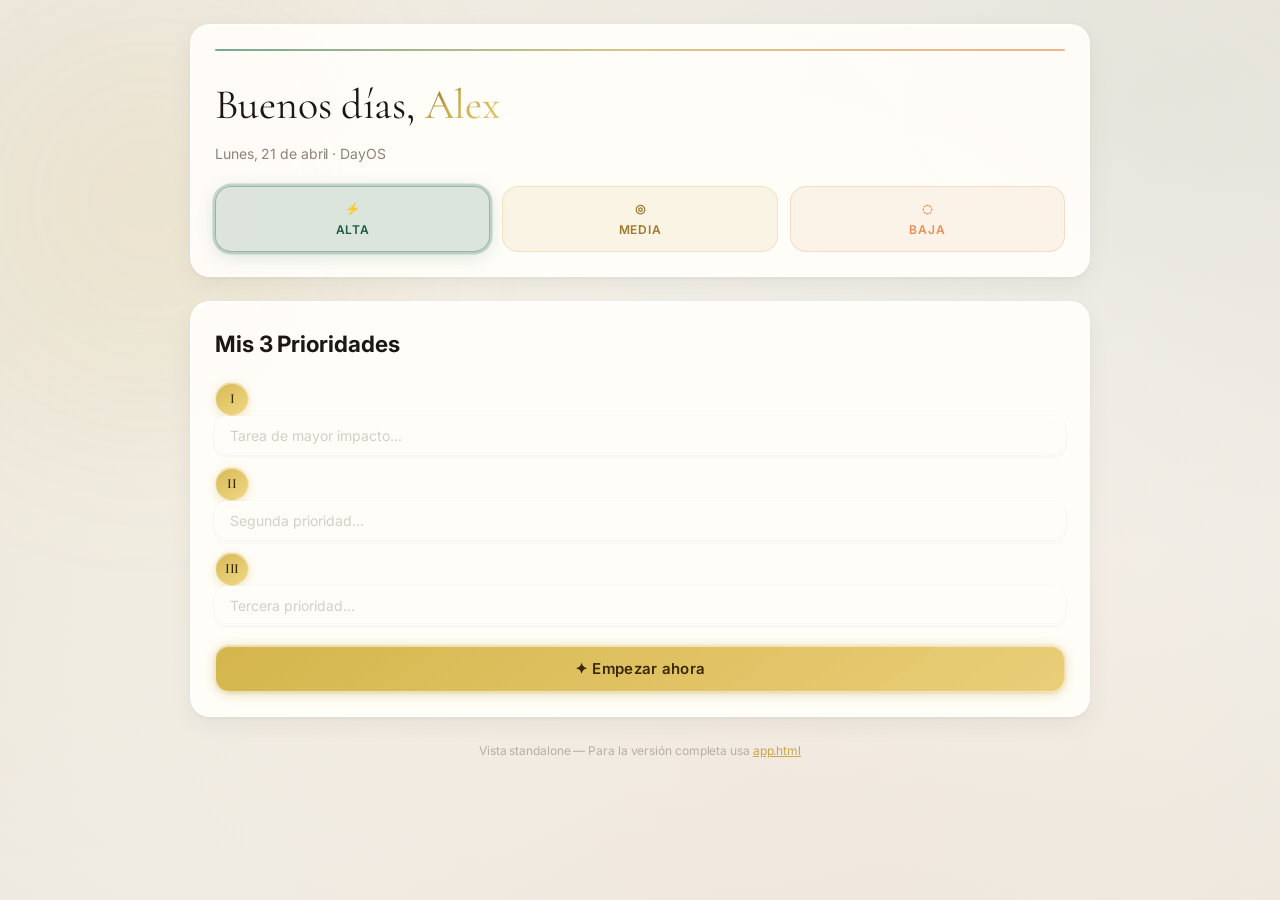
<file: alexos-design/modules/dayos.html>
<!DOCTYPE html>
<html lang="es">
<head>
  <meta charset="UTF-8" />
  <meta name="viewport" content="width=device-width, initial-scale=1.0" />
  <title>DayOS — AlexOS</title>
  <link rel="preconnect" href="https://fonts.googleapis.com" />
  <link href="https://fonts.googleapis.com/css2?family=Cormorant+Garamond:wght@300;400;500&family=Inter:wght@300;400;500;600&family=JetBrains+Mono:wght@400&display=swap" rel="stylesheet" />
  <link rel="stylesheet" href="../css/design-system.css" />
  <link rel="stylesheet" href="../css/animations.css" />
  <link rel="stylesheet" href="../css/components.css" />
  <link rel="stylesheet" href="../css/layout.css" />
  <style>
    body { padding: var(--sp-6); }
    .bg-orb { position: fixed; border-radius: 50%; filter: blur(80px); pointer-events: none; }
  </style>
</head>
<body>
  <!-- Orb de fondo -->
  <div class="bg-orb" style="width:600px;height:600px;background:radial-gradient(circle,rgba(200,168,75,0.12),transparent 70%);top:-100px;left:-150px;z-index:0;"></div>

  <div style="max-width:900px;margin:0 auto;position:relative;z-index:1;display:flex;flex-direction:column;gap:var(--sp-6);">

    <!-- Header del día -->
    <div class="card glass-depth">
      <div class="sunset-stripe-animated" style="margin-bottom:var(--sp-5);"></div>
      <h1 class="font-serif" style="font-size:var(--text-3xl);font-weight:400;">
        Buenos días, <span class="text-gold-gradient">Alex</span>
      </h1>
      <p style="color:var(--text-3);font-size:var(--text-sm);margin-top:4px;">
        Lunes, 21 de abril · DayOS
      </p>

      <div style="display:flex;gap:var(--sp-3);margin-top:var(--sp-5);">
        <button class="btn-energy alta active" data-energy="alta">
          <span class="energy-icon">⚡</span>
          <span class="energy-label">ALTA</span>
        </button>
        <button class="btn-energy media" data-energy="media">
          <span class="energy-icon">◎</span>
          <span class="energy-label">MEDIA</span>
        </button>
        <button class="btn-energy baja" data-energy="baja">
          <span class="energy-icon">◌</span>
          <span class="energy-label">BAJA</span>
        </button>
      </div>
    </div>

    <!-- Prioridades -->
    <div class="card glass-depth">
      <h2 class="section-title" style="margin-bottom:var(--sp-5);">Mis 3 Prioridades</h2>
      <div style="display:flex;flex-direction:column;gap:var(--sp-3);">
        <div class="input-priority-wrap">
          <div class="priority-num">I</div>
          <input class="input-glass" type="text" placeholder="Tarea de mayor impacto…" />
        </div>
        <div class="input-priority-wrap">
          <div class="priority-num">II</div>
          <input class="input-glass" type="text" placeholder="Segunda prioridad…" />
        </div>
        <div class="input-priority-wrap">
          <div class="priority-num">III</div>
          <input class="input-glass" type="text" placeholder="Tercera prioridad…" />
        </div>
      </div>
      <button class="btn btn-primary btn-lg" style="width:100%;margin-top:var(--sp-5);">✦ Empezar ahora</button>
    </div>

    <p style="text-align:center;color:var(--text-4);font-size:var(--text-xs);">
      Vista standalone — Para la versión completa usa <a href="../app.html" style="color:var(--gold);">app.html</a>
    </p>
  </div>

  <script>
    document.querySelectorAll('.btn-energy').forEach(btn => {
      btn.addEventListener('click', () => {
        document.querySelectorAll('.btn-energy').forEach(b => b.classList.remove('active'));
        btn.classList.add('active');
      });
    });
  </script>
</body>
</html>
</file>
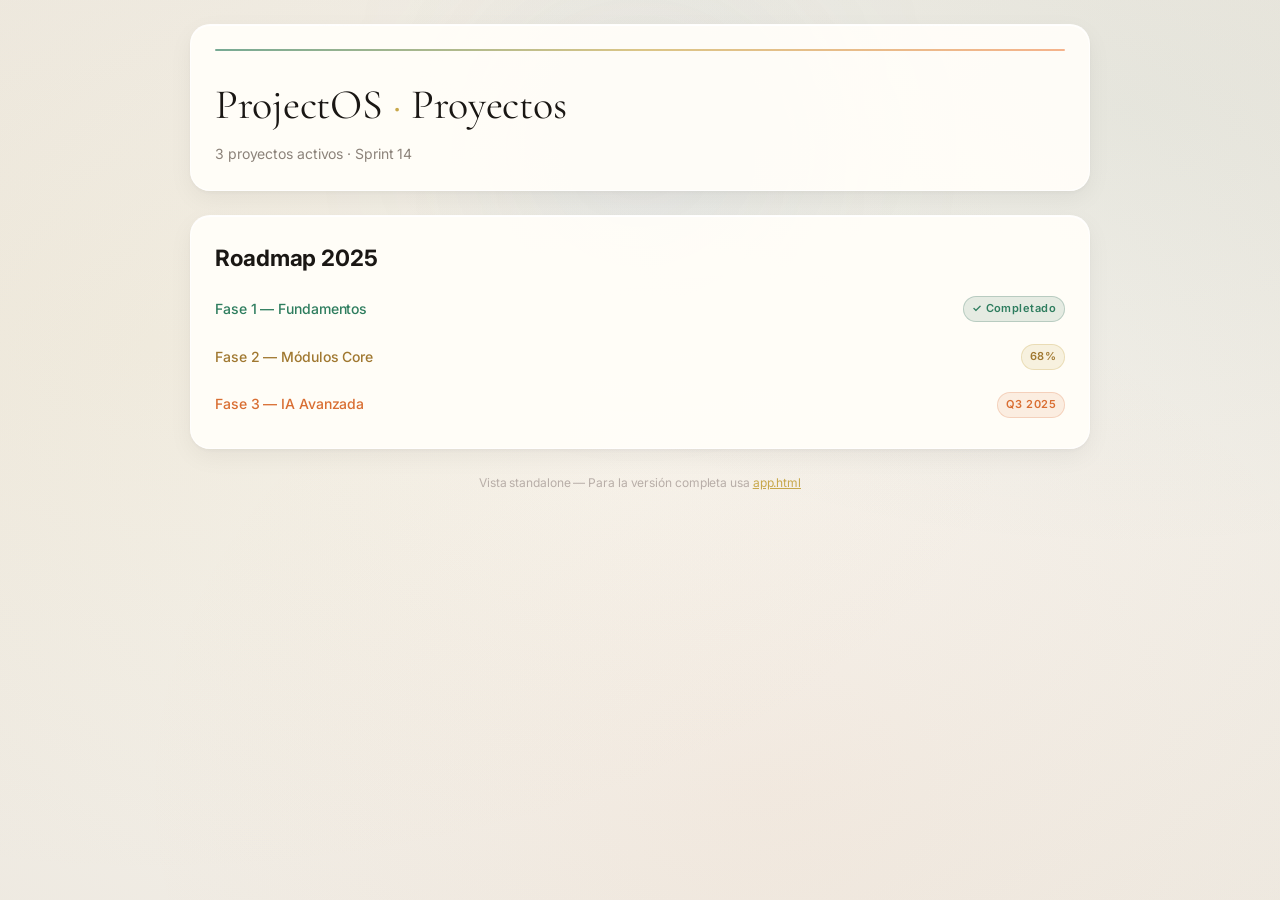
<file: alexos-design/modules/projectos.html>
<!DOCTYPE html>
<html lang="es">
<head>
  <meta charset="UTF-8" />
  <meta name="viewport" content="width=device-width, initial-scale=1.0" />
  <title>ProjectOS — AlexOS</title>
  <link rel="preconnect" href="https://fonts.googleapis.com" />
  <link href="https://fonts.googleapis.com/css2?family=Cormorant+Garamond:wght@300;400;500&family=Inter:wght@300;400;500;600&display=swap" rel="stylesheet" />
  <link rel="stylesheet" href="../css/design-system.css" />
  <link rel="stylesheet" href="../css/animations.css" />
  <link rel="stylesheet" href="../css/components.css" />
  <link rel="stylesheet" href="../css/layout.css" />
  <style>
    body { padding: var(--sp-6); }
  </style>
</head>
<body>
  <div style="position:fixed;width:500px;height:500px;border-radius:50%;filter:blur(80px);background:radial-gradient(circle,rgba(58,120,200,0.08),transparent 70%);top:-100px;left:50%;transform:translateX(-50%);pointer-events:none;z-index:0;"></div>

  <div style="max-width:900px;margin:0 auto;position:relative;z-index:1;display:flex;flex-direction:column;gap:var(--sp-6);">

    <div class="card glass-depth">
      <div class="sunset-stripe-animated" style="margin-bottom:var(--sp-5);"></div>
      <h1 class="font-serif" style="font-size:var(--text-3xl);font-weight:400;">
        ProjectOS <span style="color:var(--gold);">·</span> Proyectos
      </h1>
      <p style="color:var(--text-3);font-size:var(--text-sm);margin-top:4px;">3 proyectos activos · Sprint 14</p>
    </div>

    <!-- Roadmap simplificado -->
    <div class="card glass-depth">
      <h2 class="section-title" style="margin-bottom:var(--sp-5);">Roadmap 2025</h2>
      <div style="display:flex;flex-direction:column;gap:var(--sp-4);">
        <div>
          <div style="display:flex;justify-content:space-between;align-items:center;margin-bottom:6px;">
            <span style="font-size:var(--text-sm);font-weight:500;color:var(--emerald-2);">Fase 1 — Fundamentos</span>
            <span class="badge badge-emerald">✓ Completado</span>
          </div>
          <div class="progress-bar"><div class="progress-fill emerald" style="width:100%;"></div></div>
        </div>
        <div>
          <div style="display:flex;justify-content:space-between;align-items:center;margin-bottom:6px;">
            <span style="font-size:var(--text-sm);font-weight:500;color:var(--gold-3);">Fase 2 — Módulos Core</span>
            <span class="badge badge-gold">68%</span>
          </div>
          <div class="progress-bar"><div class="progress-fill gold" style="width:68%;"></div></div>
        </div>
        <div>
          <div style="display:flex;justify-content:space-between;align-items:center;margin-bottom:6px;">
            <span style="font-size:var(--text-sm);font-weight:500;color:var(--sunset);">Fase 3 — IA Avanzada</span>
            <span class="badge badge-sunset">Q3 2025</span>
          </div>
          <div class="progress-bar"><div class="progress-fill sunset" style="width:12%;"></div></div>
        </div>
      </div>
    </div>

    <p style="text-align:center;color:var(--text-4);font-size:var(--text-xs);">
      Vista standalone — Para la versión completa usa <a href="../app.html" style="color:var(--gold);">app.html</a>
    </p>
  </div>
</body>
</html>
</file>
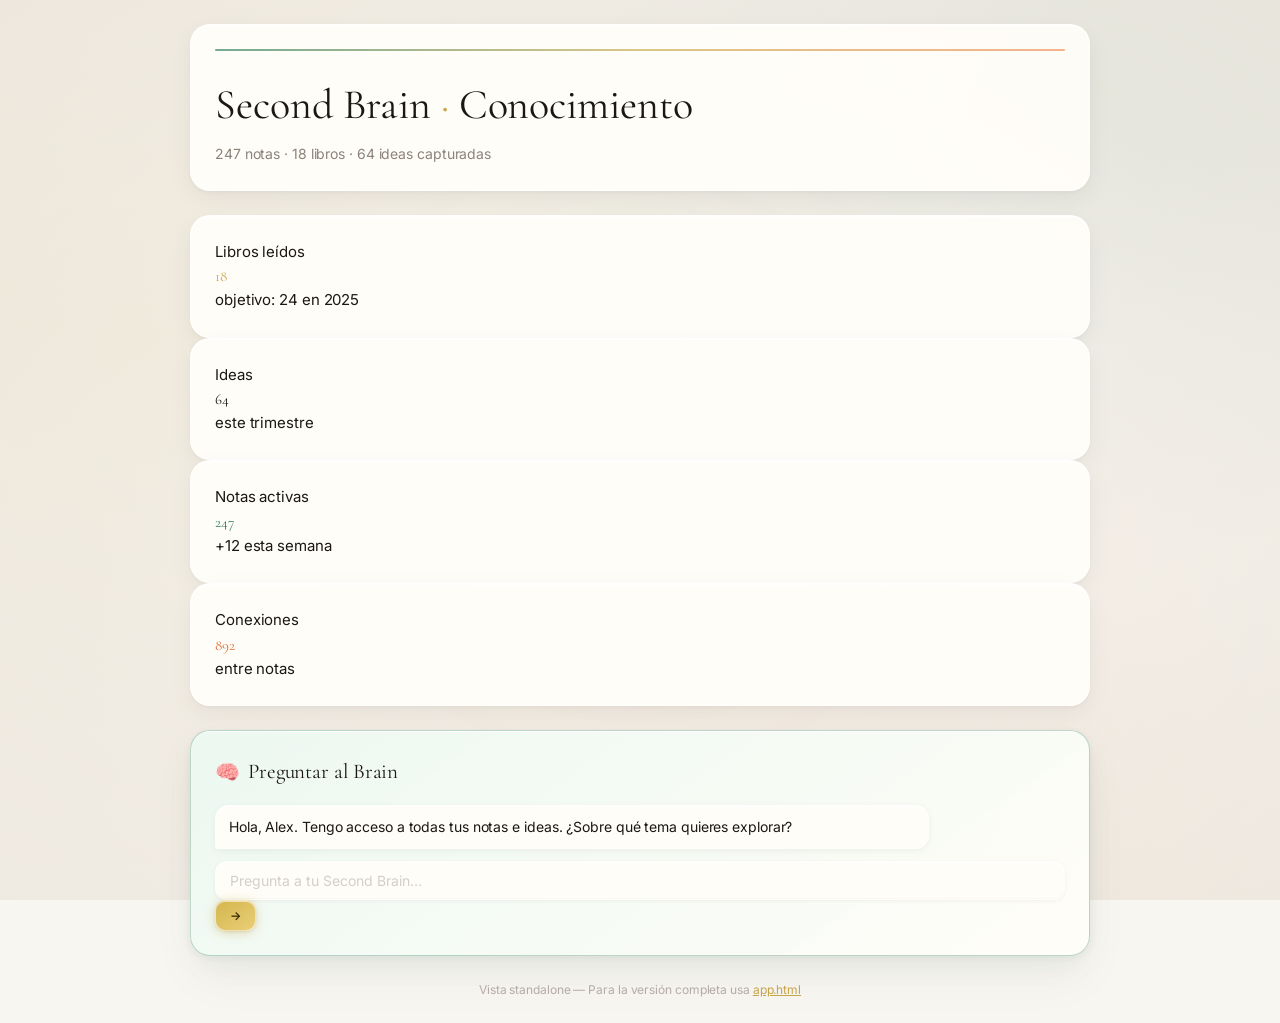
<file: alexos-design/modules/secondbrain.html>
<!DOCTYPE html>
<html lang="es">
<head>
  <meta charset="UTF-8" />
  <meta name="viewport" content="width=device-width, initial-scale=1.0" />
  <title>Second Brain — AlexOS</title>
  <link rel="preconnect" href="https://fonts.googleapis.com" />
  <link href="https://fonts.googleapis.com/css2?family=Cormorant+Garamond:wght@300;400;500&family=Inter:wght@300;400;500;600&display=swap" rel="stylesheet" />
  <link rel="stylesheet" href="../css/design-system.css" />
  <link rel="stylesheet" href="../css/animations.css" />
  <link rel="stylesheet" href="../css/components.css" />
  <link rel="stylesheet" href="../css/layout.css" />
  <style>
    body { padding: var(--sp-6); }
  </style>
</head>
<body>
  <div style="position:fixed;width:500px;height:500px;border-radius:50%;filter:blur(80px);background:radial-gradient(circle,rgba(200,168,75,0.10),transparent 70%);top:50%;left:50%;transform:translate(-50%,-50%);pointer-events:none;z-index:0;"></div>

  <div style="max-width:900px;margin:0 auto;position:relative;z-index:1;display:flex;flex-direction:column;gap:var(--sp-6);">

    <div class="card glass-depth">
      <div class="sunset-stripe-animated" style="margin-bottom:var(--sp-5);"></div>
      <h1 class="font-serif" style="font-size:var(--text-3xl);font-weight:400;">
        Second Brain <span style="color:var(--gold);">·</span> Conocimiento
      </h1>
      <p style="color:var(--text-3);font-size:var(--text-sm);margin-top:4px;">247 notas · 18 libros · 64 ideas capturadas</p>
    </div>

    <div class="grid-4">
      <div class="card metric-card glass-depth card-cascade animate-delay-1">
        <div class="metric-label">Libros leídos</div>
        <div class="metric-value font-serif" style="color:var(--gold);">18</div>
        <div class="metric-sub">objetivo: 24 en 2025</div>
      </div>
      <div class="card metric-card glass-depth card-cascade animate-delay-2">
        <div class="metric-label">Ideas</div>
        <div class="metric-value font-serif">64</div>
        <div class="metric-sub">este trimestre</div>
      </div>
      <div class="card metric-card glass-depth card-cascade animate-delay-3">
        <div class="metric-label">Notas activas</div>
        <div class="metric-value font-serif" style="color:var(--emerald-2);">247</div>
        <div class="metric-sub">+12 esta semana</div>
      </div>
      <div class="card metric-card glass-depth card-cascade animate-delay-4">
        <div class="metric-label">Conexiones</div>
        <div class="metric-value font-serif" style="color:var(--sunset);">892</div>
        <div class="metric-sub">entre notas</div>
      </div>
    </div>

    <!-- Chat Second Brain -->
    <div class="card card-ai glass-depth">
      <div style="display:flex;align-items:center;gap:8px;margin-bottom:var(--sp-4);">
        <span style="font-size:20px;">🧠</span>
        <span class="font-serif" style="font-size:var(--text-lg);">Preguntar al Brain</span>
      </div>
      <div style="display:flex;flex-direction:column;gap:10px;margin-bottom:var(--sp-3);">
        <div class="chat-bubble ai">
          Hola, Alex. Tengo acceso a todas tus notas e ideas. ¿Sobre qué tema quieres explorar?
        </div>
      </div>
      <div class="chat-input-area">
        <input class="input-glass" type="text" placeholder="Pregunta a tu Second Brain…" style="flex:1;" />
        <button class="btn btn-primary btn-sm">→</button>
      </div>
    </div>

    <p style="text-align:center;color:var(--text-4);font-size:var(--text-xs);">
      Vista standalone — Para la versión completa usa <a href="../app.html" style="color:var(--gold);">app.html</a>
    </p>
  </div>
</body>
</html>
</file>
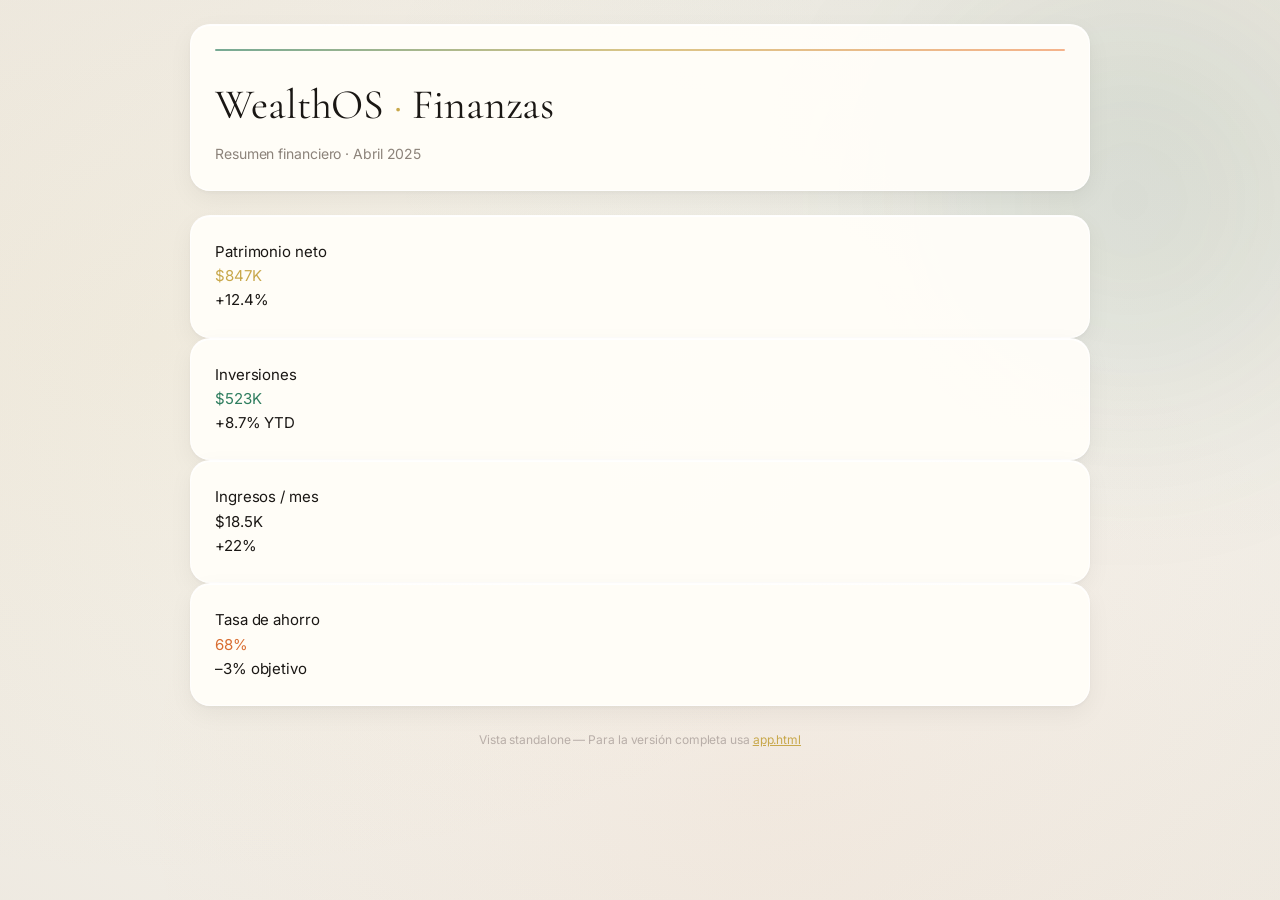
<file: alexos-design/modules/wealthos.html>
<!DOCTYPE html>
<html lang="es">
<head>
  <meta charset="UTF-8" />
  <meta name="viewport" content="width=device-width, initial-scale=1.0" />
  <title>WealthOS — AlexOS</title>
  <link rel="preconnect" href="https://fonts.googleapis.com" />
  <link href="https://fonts.googleapis.com/css2?family=Cormorant+Garamond:wght@300;400;500&family=Inter:wght@300;400;500;600&display=swap" rel="stylesheet" />
  <link rel="stylesheet" href="../css/design-system.css" />
  <link rel="stylesheet" href="../css/animations.css" />
  <link rel="stylesheet" href="../css/components.css" />
  <link rel="stylesheet" href="../css/layout.css" />
  <style>
    body { padding: var(--sp-6); }
    .bg-orb { position: fixed; border-radius: 50%; filter: blur(80px); pointer-events: none; }
  </style>
</head>
<body>
  <div class="bg-orb" style="width:600px;height:600px;background:radial-gradient(circle,rgba(26,92,69,0.10),transparent 70%);top:-100px;right:-150px;z-index:0;"></div>

  <div style="max-width:900px;margin:0 auto;position:relative;z-index:1;display:flex;flex-direction:column;gap:var(--sp-6);">

    <div class="card glass-depth">
      <div class="sunset-stripe-animated" style="margin-bottom:var(--sp-5);"></div>
      <h1 class="font-serif" style="font-size:var(--text-3xl);font-weight:400;">
        WealthOS <span style="color:var(--gold);">·</span> Finanzas
      </h1>
      <p style="color:var(--text-3);font-size:var(--text-sm);margin-top:4px;">Resumen financiero · Abril 2025</p>
    </div>

    <div class="grid-4">
      <div class="card metric-card glass-depth card-cascade animate-delay-1">
        <div class="metric-label">Patrimonio neto</div>
        <div class="metric-value" style="color:var(--gold);">$847K</div>
        <span class="metric-change up">+12.4%</span>
      </div>
      <div class="card metric-card glass-depth card-cascade animate-delay-2">
        <div class="metric-label">Inversiones</div>
        <div class="metric-value" style="color:var(--emerald-2);">$523K</div>
        <span class="metric-change up">+8.7% YTD</span>
      </div>
      <div class="card metric-card glass-depth card-cascade animate-delay-3">
        <div class="metric-label">Ingresos / mes</div>
        <div class="metric-value">$18.5K</div>
        <span class="metric-change up">+22%</span>
      </div>
      <div class="card metric-card glass-depth card-cascade animate-delay-4">
        <div class="metric-label">Tasa de ahorro</div>
        <div class="metric-value" style="color:var(--sunset);">68%</div>
        <span class="metric-change down">–3% objetivo</span>
      </div>
    </div>

    <p style="text-align:center;color:var(--text-4);font-size:var(--text-xs);">
      Vista standalone — Para la versión completa usa <a href="../app.html" style="color:var(--gold);">app.html</a>
    </p>
  </div>
</body>
</html>
</file>
<file: alexos-design/css/design-system.css>
/* ============================================================
   AlexOS Design System v2 — Variables, Tokens, Base
   Inspiración: iOS 18 + Apple Vision Pro + Linear + Marble
   ============================================================ */

@import url('https://fonts.googleapis.com/css2?family=Cormorant+Garamond:ital,wght@0,300;0,400;0,500;0,600;1,300;1,400&family=Inter:wght@300;400;500;600&family=JetBrains+Mono:wght@300;400;500&display=swap');

*, *::before, *::after { box-sizing: border-box; margin: 0; padding: 0; }

/* ════════════════════════════════════════
   TOKENS DE COLOR
   ════════════════════════════════════════ */
:root {
  /* ── Fondos ── */
  --bg-base:       #F8F6F1;
  --bg-warm:       #F4F0E8;
  --bg-glass:      rgba(255, 253, 248, 0.74);
  --bg-glass-2:    rgba(250, 247, 240, 0.58);
  --bg-glass-3:    rgba(245, 241, 232, 0.45);

  /* ── Oro ── */
  --gold:          #C8A84B;
  --gold-2:        #E8C96A;
  --gold-3:        #A07830;
  --gold-4:        #7A5C20;
  --gold-glass:    rgba(200, 168, 75, 0.14);
  --gold-glow:     rgba(200, 168, 75, 0.28);

  /* ── Esmeralda ── */
  --emerald:       #1A5C45;
  --emerald-2:     #2E7D5E;
  --emerald-3:     #4AAE88;
  --emerald-4:     #8FD4B8;
  --emerald-glass: rgba(26, 92, 69, 0.11);
  --emerald-glow:  rgba(26, 92, 69, 0.22);

  /* ── Atardecer ── */
  --sunset:        #D96E32;
  --sunset-2:      #F08C52;
  --sunset-3:      #F5AB7A;
  --sunset-4:      #FACBA8;
  --sunset-glass:  rgba(217, 110, 50, 0.10);
  --sunset-glow:   rgba(217, 110, 50, 0.20);

  /* ── Cielo ── */
  --sky:           #3470B8;
  --sky-2:         #5590D8;
  --sky-3:         #88B8EE;
  --sky-glass:     rgba(52, 112, 184, 0.10);

  /* ── Texto ── */
  --text:          #1A1714;
  --text-2:        #4A4440;
  --text-3:        #8C837A;
  --text-4:        #B8AEA8;
  --text-5:        #D4CEC8;

  /* ── Bordes ── */
  --border-white:  rgba(255, 255, 255, 0.68);
  --border-gold:   rgba(200, 168, 75, 0.22);
  --border-subtle: rgba(20, 16, 10, 0.07);
  --border-dark:   rgba(20, 16, 10, 0.12);

  /* ════════════════════════
     GLASS SYSTEM — 4 niveles
     ════════════════════════ */
  /* Nivel 1: Base surface */
  --glass-1-bg:     rgba(255, 253, 248, 0.68);
  --glass-1-blur:   blur(20px) saturate(1.8) brightness(1.01);
  --glass-1-border: 0.5px solid rgba(255, 255, 255, 0.65);
  --glass-1-shadow:
    0 1px 0 rgba(255, 255, 255, 0.9) inset,
    0 2px 6px rgba(20, 16, 10, 0.05),
    0 8px 28px rgba(20, 16, 10, 0.05);

  /* Nivel 2: Elevado (cards principales) */
  --glass-2-bg:     rgba(255, 253, 248, 0.75);
  --glass-2-blur:   blur(28px) saturate(2) brightness(1.015);
  --glass-2-border: 0.5px solid rgba(255, 255, 255, 0.72);
  --glass-2-shadow:
    0 1px 0 rgba(255, 255, 255, 0.95) inset,
    0 -1px 0 rgba(200, 168, 75, 0.06) inset,
    0 2px 4px rgba(20, 16, 10, 0.04),
    0 8px 24px rgba(20, 16, 10, 0.06),
    0 24px 48px rgba(20, 16, 10, 0.04);

  /* Nivel 3: Flotante (modales, dropdowns) */
  --glass-3-bg:     rgba(255, 253, 248, 0.88);
  --glass-3-blur:   blur(40px) saturate(2.2);
  --glass-3-border: 0.5px solid rgba(255, 255, 255, 0.80);
  --glass-3-shadow:
    0 1px 0 rgba(255, 255, 255, 1) inset,
    0 4px 16px rgba(20, 16, 10, 0.08),
    0 20px 60px rgba(20, 16, 10, 0.10);

  /* Nivel 4: Overlay (navbar) */
  --glass-nav-bg:   rgba(248, 246, 241, 0.90);
  --glass-nav-blur: blur(32px) saturate(2.2) brightness(1.02);

  /* ════════════════════════
     LAYOUT
     ════════════════════════ */
  --navbar-h:   56px;
  --sidebar-w:  224px;
  --sidebar-w-collapsed: 64px;

  /* ════════════════════════
     TIPOGRAFÍA
     ════════════════════════ */
  --font-serif: 'Cormorant Garamond', Georgia, serif;
  --font-sans:  'Inter', -apple-system, sans-serif;
  --font-mono:  'JetBrains Mono', 'SF Mono', monospace;

  /* Escala */
  --text-10:  11px;
  --text-xs:  12px;
  --text-sm:  14px;
  --text-base:15px;
  --text-md:  17px;
  --text-lg:  21px;
  --text-xl:  26px;
  --text-2xl: 32px;
  --text-3xl: 42px;
  --text-4xl: 54px;
  --text-5xl: 72px;

  /* ════════════════════════
     ESPACIADO (base-8)
     ════════════════════════ */
  --sp-1:   4px;
  --sp-2:   8px;
  --sp-3:  12px;
  --sp-4:  16px;
  --sp-5:  20px;
  --sp-6:  24px;
  --sp-8:  32px;
  --sp-10: 40px;
  --sp-12: 48px;
  --sp-16: 64px;

  /* ════════════════════════
     RADIOS
     ════════════════════════ */
  --r-xs:   6px;
  --r-sm:   8px;
  --r-md:   10px;
  --r-lg:   12px;
  --r-xl:   16px;
  --r-2xl:  20px;
  --r-3xl:  24px;
  --r-full: 9999px;

  /* ════════════════════════
     TRANSICIONES
     ════════════════════════ */
  --t-snap:   0.1s ease;
  --t-fast:   0.15s ease;
  --t-base:   0.22s ease;
  --t-slow:   0.38s ease;
  --t-spring: 0.32s cubic-bezier(0.34, 1.56, 0.64, 1);
  --t-smooth: 0.4s cubic-bezier(0.4, 0, 0.2, 1);

  /* ════════════════════════
     Z-INDEX
     ════════════════════════ */
  --z-bg:      -1;
  --z-base:     1;
  --z-raised:  10;
  --z-sticky:  50;
  --z-sidebar: 100;
  --z-navbar:  200;
  --z-overlay: 300;
  --z-toast:   400;
}

/* ════════════════════════════════════════
   BASE HTML
   ════════════════════════════════════════ */
html {
  font-size: 16px;
  -webkit-font-smoothing: antialiased;
  -moz-osx-font-smoothing: grayscale;
  text-rendering: optimizeLegibility;
  scroll-behavior: smooth;
}

body {
  font-family: var(--font-sans);
  font-size: var(--text-base);
  color: var(--text);
  background: var(--bg-base);
  line-height: 1.62;
  overflow-x: hidden;
  min-height: 100vh;
  -webkit-font-smoothing: antialiased;
  -moz-osx-font-smoothing: grayscale;
  letter-spacing: -0.006em;
}

/* Fondo mármol con gradientes sutiles */
body::before {
  content: '';
  position: fixed;
  inset: 0;
  background:
    radial-gradient(ellipse 70% 60% at 12% 38%,  rgba(200, 168, 75,  0.07) 0%, transparent 100%),
    radial-gradient(ellipse 60% 50% at 88% 12%,  rgba(26,  92,  69,  0.05) 0%, transparent 100%),
    radial-gradient(ellipse 50% 60% at 60% 88%,  rgba(217, 110, 50,  0.05) 0%, transparent 100%),
    radial-gradient(ellipse 80% 80% at 50% 50%,  rgba(248, 246, 241, 1.00) 0%, #EDE8DF 100%);
  pointer-events: none;
  z-index: var(--z-bg);
}

/* ════════════════════════════════════════
   CLASES GLASS
   ════════════════════════════════════════ */
.glass {
  background: var(--glass-1-bg);
  backdrop-filter: var(--glass-1-blur);
  -webkit-backdrop-filter: var(--glass-1-blur);
  border: var(--glass-1-border);
  box-shadow: var(--glass-1-shadow);
}

.glass-2 {
  background: var(--glass-2-bg);
  backdrop-filter: var(--glass-2-blur);
  -webkit-backdrop-filter: var(--glass-2-blur);
  border: var(--glass-2-border);
  box-shadow: var(--glass-2-shadow);
}

.glass-3 {
  background: var(--glass-3-bg);
  backdrop-filter: var(--glass-3-blur);
  -webkit-backdrop-filter: var(--glass-3-blur);
  border: var(--glass-3-border);
  box-shadow: var(--glass-3-shadow);
}

/* Highlight de luz (::after en cards) */
.glass-highlight::after {
  content: '';
  position: absolute;
  top: 0; left: 8px; right: 8px;
  height: 1px;
  background: linear-gradient(90deg, transparent, rgba(255,255,255,0.85) 30%, rgba(255,255,255,0.95) 50%, rgba(255,255,255,0.85) 70%, transparent);
  border-radius: inherit;
  pointer-events: none;
}

/* ════════════════════════════════════════
   FRANJA ATARDECER
   ════════════════════════════════════════ */
.sunset-stripe {
  height: 2px;
  background: linear-gradient(90deg,
    var(--emerald-2) 0%,
    var(--gold)      25%,
    var(--sunset-2)  50%,
    var(--gold-2)    75%,
    var(--emerald-2) 100%);
  opacity: 0.65;
  border-radius: var(--r-full);
}

.sunset-stripe-animated {
  height: 2px;
  background: linear-gradient(90deg,
    var(--emerald-2),
    var(--gold),
    var(--sunset-2),
    var(--gold-2),
    var(--emerald-2),
    var(--gold),
    var(--sunset-2));
  background-size: 300% 100%;
  opacity: 0.65;
  border-radius: var(--r-full);
  animation: stripe-move 8s linear infinite;
}

@keyframes stripe-move {
  from { background-position: 0% 50%; }
  to   { background-position: 300% 50%; }
}

/* ════════════════════════════════════════
   TIPOGRAFÍA UTILITARIA
   ════════════════════════════════════════ */
.font-serif  { font-family: var(--font-serif) !important; }
.font-sans   { font-family: var(--font-sans) !important; }
.font-mono   { font-family: var(--font-mono) !important; }

.text-gold    { color: var(--gold); }
.text-gold-3  { color: var(--gold-3); }
.text-emerald { color: var(--emerald-2); }
.text-sunset  { color: var(--sunset-2); }
.text-muted   { color: var(--text-3); }
.text-faint   { color: var(--text-4); }
.text-tiny    { font-size: var(--text-xs); }

.text-gold-gradient {
  background: linear-gradient(135deg, var(--gold-4) 0%, var(--gold) 40%, var(--gold-2) 100%);
  -webkit-background-clip: text;
  -webkit-text-fill-color: transparent;
  background-clip: text;
}

.text-emerald-gradient {
  background: linear-gradient(135deg, var(--emerald), var(--emerald-2), var(--emerald-3));
  -webkit-background-clip: text;
  -webkit-text-fill-color: transparent;
  background-clip: text;
}

/* Label uppercase pequeño */
.label-upper {
  font-size: var(--text-xs);
  font-weight: 600;
  letter-spacing: 0.08em;
  text-transform: uppercase;
  color: var(--text-3);
}

/* ════════════════════════════════════════
   UTILIDADES
   ════════════════════════════════════════ */
.flex            { display: flex; }
.flex-col        { flex-direction: column; }
.items-center    { align-items: center; }
.items-end       { align-items: flex-end; }
.justify-between { justify-content: space-between; }
.justify-center  { justify-content: center; }
.gap-1  { gap: var(--sp-1); }
.gap-2  { gap: var(--sp-2); }
.gap-3  { gap: var(--sp-3); }
.gap-4  { gap: var(--sp-4); }
.gap-5  { gap: var(--sp-5); }
.gap-6  { gap: var(--sp-6); }
.w-full { width: 100%; }
.flex-1 { flex: 1; }
.relative { position: relative; }
.overflow-hidden { overflow: hidden; }

/* ════════════════════════════════════════
   SCROLLBAR
   ════════════════════════════════════════ */
::-webkit-scrollbar            { width: 4px; height: 4px; }
::-webkit-scrollbar-track      { background: transparent; }
::-webkit-scrollbar-thumb      { background: rgba(200, 168, 75, 0.18); border-radius: var(--r-full); }
::-webkit-scrollbar-thumb:hover{ background: rgba(200, 168, 75, 0.38); }

::selection { background: rgba(200, 168, 75, 0.22); color: var(--text); }

:focus-visible {
  outline: 2px solid rgba(200, 168, 75, 0.55);
  outline-offset: 2px;
  border-radius: var(--r-sm);
}
</file>
<file: alexos-design/css/animations.css>
/* ============================================================
   AlexOS Animations v2 — Keyframes, Transitions, Effects
   ============================================================ */

/* ════════════════════════════════════════
   KEYFRAMES CORE
   ════════════════════════════════════════ */

@keyframes glass-appear {
  from { opacity: 0; transform: translateY(10px) scale(0.985); }
  to   { opacity: 1; transform: translateY(0)    scale(1); }
}

@keyframes glass-appear-fast {
  from { opacity: 0; transform: translateY(5px) scale(0.993); }
  to   { opacity: 1; transform: translateY(0)   scale(1); }
}

@keyframes slide-up {
  from { opacity: 0; transform: translateY(18px); }
  to   { opacity: 1; transform: translateY(0); }
}

@keyframes slide-right {
  from { opacity: 0; transform: translateX(-10px); }
  to   { opacity: 1; transform: translateX(0); }
}

@keyframes slide-left {
  from { opacity: 0; transform: translateX(10px); }
  to   { opacity: 1; transform: translateX(0); }
}

@keyframes fade-in {
  from { opacity: 0; }
  to   { opacity: 1; }
}

@keyframes scale-in {
  from { opacity: 0; transform: scale(0.92); }
  to   { opacity: 1; transform: scale(1); }
}

/* ── Módulo transition ── */
@keyframes module-enter {
  0%   { opacity: 0; transform: translateY(8px); }
  100% { opacity: 1; transform: translateY(0); }
}

/* ── Gold pulse (timer activo, avatar) ── */
@keyframes gold-pulse {
  0%, 100% {
    box-shadow:
      0 0 0 0 rgba(200, 168, 75, 0),
      0 0 0 2.5px rgba(200, 168, 75, 0.22);
  }
  50% {
    box-shadow:
      0 0 0 5px rgba(200, 168, 75, 0),
      0 0 0 2.5px rgba(200, 168, 75, 0.35);
  }
}

/* ── Shimmer skeleton ── */
@keyframes shimmer {
  0%   { background-position: -600px 0; }
  100% { background-position: 600px 0; }
}

/* ── Spinner ── */
@keyframes spin {
  to { transform: rotate(360deg); }
}

/* ── Cursor de texto IA ── */
@keyframes blink {
  0%, 100% { opacity: 1; }
  50%       { opacity: 0; }
}

/* ── Float (orbs de fondo) ── */
@keyframes float-a {
  0%, 100% { transform: translate(0, 0) scale(1); }
  33%       { transform: translate(24px, -18px) scale(1.02); }
  66%       { transform: translate(-12px, 22px) scale(0.98); }
}

@keyframes float-b {
  0%, 100% { transform: translate(0, 0); }
  40%       { transform: translate(-20px, 15px); }
  70%       { transform: translate(18px, -12px); }
}

@keyframes float-c {
  0%, 100% { transform: translate(-50%, -50%) scale(1); }
  50%       { transform: translate(-50%, -50%) scale(1.06); }
}

/* ── Gradient stripe move ── */
@keyframes stripe-move {
  from { background-position: 0% 50%; }
  to   { background-position: 300% 50%; }
}

/* ── Counter up (números) ── */
@keyframes count-up {
  from { opacity: 0; transform: translateY(8px); }
  to   { opacity: 1; transform: translateY(0); }
}

/* ── Progress fill ── */
@keyframes prog-in {
  from { width: 0 !important; }
}

/* ── Notif dot pulse ── */
@keyframes notif-pulse {
  0%, 100% { box-shadow: 0 0 0 0 rgba(255,59,48,0.30); }
  50%       { box-shadow: 0 0 0 4px rgba(255,59,48,0); }
}

/* ════════════════════════════════════════
   CLASES DE ANIMACIÓN
   ════════════════════════════════════════ */

/* Delays escalonados */
.d1  { animation-delay: 0.04s !important; }
.d2  { animation-delay: 0.08s !important; }
.d3  { animation-delay: 0.12s !important; }
.d4  { animation-delay: 0.16s !important; }
.d5  { animation-delay: 0.20s !important; }
.d6  { animation-delay: 0.26s !important; }
.d7  { animation-delay: 0.32s !important; }
.d8  { animation-delay: 0.38s !important; }

/* Card en cascada */
.card-in { animation: glass-appear 0.32s ease both; }

/* Skeleton */
.skeleton {
  background: linear-gradient(
    90deg,
    rgba(20, 16, 10, 0.04) 25%,
    rgba(20, 16, 10, 0.08) 50%,
    rgba(20, 16, 10, 0.04) 75%
  );
  background-size: 600px 100%;
  animation: shimmer 1.5s ease-in-out infinite;
  border-radius: var(--r-md);
}

/* Spinner */
.spinner {
  width: 18px;
  height: 18px;
  border: 2px solid rgba(200, 168, 75, 0.18);
  border-top-color: var(--gold);
  border-radius: 50%;
  animation: spin 0.65s linear infinite;
  display: inline-block;
}

/* Notif dot animado */
.notif-dot {
  animation: notif-pulse 2.4s ease-in-out infinite;
}

/* ════════════════════════════════════════
   HOVER SYSTEM
   ════════════════════════════════════════ */

/* Lift suave */
.lift {
  transition: transform var(--t-base), box-shadow var(--t-base);
}
.lift:hover {
  transform: translateY(-2px);
  box-shadow:
    0 1px 0 rgba(255,255,255,0.95) inset,
    0 6px 20px rgba(20,16,10,0.09),
    0 20px 48px rgba(20,16,10,0.07);
}

/* Lift pronunciado */
.lift-lg:hover {
  transform: translateY(-4px);
  box-shadow:
    0 1px 0 rgba(255,255,255,1) inset,
    0 10px 28px rgba(20,16,10,0.10),
    0 28px 64px rgba(20,16,10,0.08);
}

/* Press */
.press { transition: transform 0.1s ease; }
.press:active { transform: scale(0.96); }

/* ════════════════════════════════════════
   SIDEBAR ITEMS
   ════════════════════════════════════════ */
.sidebar-item:nth-child(1)  { animation: slide-right 0.22s ease both 0.02s; }
.sidebar-item:nth-child(2)  { animation: slide-right 0.22s ease both 0.04s; }
.sidebar-item:nth-child(3)  { animation: slide-right 0.22s ease both 0.06s; }
.sidebar-item:nth-child(4)  { animation: slide-right 0.22s ease both 0.08s; }
.sidebar-item:nth-child(5)  { animation: slide-right 0.22s ease both 0.10s; }
.sidebar-item:nth-child(6)  { animation: slide-right 0.22s ease both 0.12s; }
.sidebar-item:nth-child(7)  { animation: slide-right 0.22s ease both 0.14s; }
.sidebar-item:nth-child(8)  { animation: slide-right 0.22s ease both 0.16s; }
.sidebar-item:nth-child(9)  { animation: slide-right 0.22s ease both 0.18s; }
.sidebar-item:nth-child(10) { animation: slide-right 0.22s ease both 0.20s; }

/* ════════════════════════════════════════
   PROGRESS BARS — animar al entrar
   ════════════════════════════════════════ */
.prog-fill {
  animation: prog-in 0.8s cubic-bezier(0.4, 0, 0.2, 1) both;
}

/* ════════════════════════════════════════
   GLASS DEPTH LAYER
   ════════════════════════════════════════ */
.glass-depth {
  position: relative;
}

/* ════════════════════════════════════════
   MICROINTERACCIONES
   ════════════════════════════════════════ */

/* Kanban card dragging */
.kanban-card.dragging {
  opacity: 0.72;
  transform: scale(1.04) rotate(1.5deg);
  box-shadow:
    0 1px 0 rgba(255,255,255,0.9) inset,
    0 16px 40px rgba(20,16,10,0.16),
    0 4px 12px rgba(200,168,75,0.12);
}

/* Habit dot check */
.habit-dot.checking {
  animation: scale-in 0.35s var(--t-spring) both;
}

/* Toggle spring */
.toggle::after {
  transition: transform 0.3s cubic-bezier(0.34, 1.56, 0.64, 1);
}

/* Energy button activar */
.btn-energy.active .e-icon {
  animation: scale-in 0.3s var(--t-spring) both;
}

/* ════════════════════════════════════════
   ORB ANIMATIONS
   ════════════════════════════════════════ */
.orb-a { animation: float-a 14s ease-in-out infinite; }
.orb-b { animation: float-b 18s ease-in-out infinite 2s; }
.orb-c { animation: float-c 22s ease-in-out infinite 4s; }
.orb-d { animation: float-a 16s ease-in-out infinite reverse 1s; }
</file>
<file: alexos-design/css/components.css>
/* ============================================================
   AlexOS Components v2 — Sistema completo de componentes
   ============================================================ */

/* ════════════════════════════════════════
   CARDS — Sistema de elevación
   ════════════════════════════════════════ */
.card {
  background: rgba(255, 253, 248, 0.96);
  border: 0.5px solid rgba(255, 255, 255, 0.80);
  box-shadow:
    0 1px 0 rgba(255, 255, 255, 0.95) inset,
    0 2px 4px rgba(20, 16, 10, 0.04),
    0 8px 24px rgba(20, 16, 10, 0.05);
  border-radius: var(--r-2xl);
  padding: var(--sp-6);
  position: relative;
  overflow: hidden;
}

/* Línea de luz interna en el borde superior */
.card::before {
  content: '';
  position: absolute;
  top: 0; left: 12px; right: 12px;
  height: 0.5px;
  background: linear-gradient(90deg, transparent, rgba(255,255,255,0.95) 25%, rgba(255,255,255,1) 50%, rgba(255,255,255,0.95) 75%, transparent);
  pointer-events: none;
  z-index: 1;
}

.card-sm {
  border-radius: var(--r-lg);
  padding: var(--sp-3) var(--sp-4);
}

.card-md {
  border-radius: var(--r-xl);
  padding: var(--sp-4) var(--sp-5);
}

/* Card con acento lateral de color */
.card-accent-gold {
  border-left: 2px solid var(--gold);
}
.card-accent-emerald {
  border-left: 2px solid var(--emerald-2);
}
.card-accent-sunset {
  border-left: 2px solid var(--sunset-2);
}
.card-accent-sky {
  border-left: 2px solid var(--sky-2);
}

/* Card hoverable */
.card-interactive {
  cursor: pointer;
  transition: transform var(--t-base), box-shadow var(--t-base), background var(--t-base);
}

.card-interactive:hover {
  transform: translateY(-3px);
  box-shadow:
    0 1px 0 rgba(255,255,255,0.95) inset,
    0 4px 16px rgba(20, 16, 10, 0.09),
    0 16px 48px rgba(20, 16, 10, 0.08),
    0 32px 64px rgba(20, 16, 10, 0.04);
  background: rgba(255, 253, 248, 0.86);
}

/* Card AI — borde esmeralda + glow */
.card-ai {
  border: 0.5px solid rgba(46, 125, 94, 0.30);
  background: linear-gradient(145deg, rgba(236, 248, 242, 0.97), rgba(255, 253, 248, 0.96));
  box-shadow:
    0 1px 0 rgba(255,255,255,0.9) inset,
    0 2px 8px rgba(26, 92, 69, 0.07),
    0 12px 36px rgba(26, 92, 69, 0.05),
    0 24px 48px rgba(20, 16, 10, 0.04);
}

/* Card Kanban */
.kanban-card {
  background: rgba(255, 253, 248, 0.97);
  border: 0.5px solid rgba(255, 255, 255, 0.80);
  box-shadow:
    0 0.5px 0 rgba(255,255,255,0.9) inset,
    0 2px 6px rgba(20, 16, 10, 0.05),
    0 6px 18px rgba(20, 16, 10, 0.04);
  border-radius: var(--r-lg);
  padding: var(--sp-3) var(--sp-4);
  cursor: pointer;
  transition: transform var(--t-base), box-shadow var(--t-base);
}

.kanban-card:hover {
  transform: translateY(-2px) scale(1.008);
  box-shadow:
    0 0.5px 0 rgba(255,255,255,1) inset,
    0 4px 14px rgba(20, 16, 10, 0.09),
    0 12px 32px rgba(20, 16, 10, 0.07);
}

/* ════════════════════════════════════════
   BOTONES
   ════════════════════════════════════════ */
.btn {
  display: inline-flex;
  align-items: center;
  justify-content: center;
  gap: var(--sp-2);
  font-family: var(--font-sans);
  font-size: var(--text-sm);
  font-weight: 500;
  letter-spacing: 0.015em;
  padding: 9px 18px;
  border-radius: var(--r-lg);
  border: none;
  cursor: pointer;
  white-space: nowrap;
  text-decoration: none;
  transition: all var(--t-base);
  -webkit-user-select: none;
  user-select: none;
  position: relative;
}

/* Glass (iOS style) */
.btn-glass {
  background: rgba(255, 253, 248, 0.92);
  border: 0.5px solid rgba(255, 255, 255, 0.70);
  box-shadow:
    0 1px 0 rgba(255,255,255,0.9) inset,
    0 1px 3px rgba(20, 16, 10, 0.07),
    0 4px 12px rgba(20, 16, 10, 0.04);
  color: var(--text-2);
}

.btn-glass:hover {
  background: rgba(255, 253, 248, 0.90);
  color: var(--text);
  box-shadow:
    0 1px 0 rgba(255,255,255,1) inset,
    0 2px 8px rgba(20, 16, 10, 0.09),
    0 8px 24px rgba(20, 16, 10, 0.06);
  transform: translateY(-1px);
}

.btn-glass:active {
  transform: scale(0.97);
  box-shadow: 0 1px 0 rgba(255,255,255,0.7) inset, 0 1px 4px rgba(20, 16, 10, 0.10);
}

/* Gold Primary */
.btn-primary {
  background: linear-gradient(145deg, rgba(210, 178, 68, 0.95), rgba(232, 201, 106, 0.90));
  border: 0.5px solid rgba(255, 255, 255, 0.55);
  box-shadow:
    0 1px 0 rgba(255,255,255,0.55) inset,
    0 2px 12px rgba(200, 168, 75, 0.38),
    0 1px 3px rgba(160, 120, 48, 0.20);
  color: #3A2800;
  font-weight: 600;
  letter-spacing: 0.02em;
}

.btn-primary:hover {
  background: linear-gradient(145deg, rgba(215, 184, 74, 1), rgba(238, 208, 112, 0.95));
  box-shadow:
    0 1px 0 rgba(255,255,255,0.65) inset,
    0 4px 20px rgba(200, 168, 75, 0.50),
    0 2px 6px rgba(160, 120, 48, 0.22);
  transform: translateY(-1px);
}

.btn-primary:active { transform: scale(0.97); }

/* Emerald */
.btn-emerald {
  background: linear-gradient(145deg, rgba(26, 92, 69, 0.90), rgba(46, 125, 94, 0.86));
  border: 0.5px solid rgba(255, 255, 255, 0.28);
  box-shadow:
    0 1px 0 rgba(255,255,255,0.25) inset,
    0 2px 12px rgba(26, 92, 69, 0.28);
  color: rgba(255, 255, 255, 0.94);
  font-weight: 500;
}

.btn-emerald:hover {
  transform: translateY(-1px);
  box-shadow: 0 1px 0 rgba(255,255,255,0.3) inset, 0 4px 18px rgba(26, 92, 69, 0.38);
}

/* Sunset */
.btn-sunset {
  background: linear-gradient(145deg, rgba(217, 110, 50, 0.90), rgba(240, 140, 82, 0.86));
  border: 0.5px solid rgba(255, 255, 255, 0.30);
  box-shadow: 0 1px 0 rgba(255,255,255,0.28) inset, 0 2px 12px rgba(217, 110, 50, 0.28);
  color: rgba(255, 255, 255, 0.96);
  font-weight: 500;
}
.btn-sunset:hover { transform: translateY(-1px); box-shadow: 0 1px 0 rgba(255,255,255,0.35) inset, 0 4px 18px rgba(217, 110, 50, 0.38); }

/* Tamaños */
.btn-xs  { padding: 5px 11px; font-size: var(--text-10); border-radius: var(--r-sm); }
.btn-sm  { padding: 7px 14px; font-size: var(--text-xs); border-radius: var(--r-md); }
.btn-lg  { padding: 13px 28px; font-size: var(--text-base); border-radius: 14px; }
.btn-xl  { padding: 16px 36px; font-size: var(--text-md); border-radius: 16px; letter-spacing: 0.02em; }
.btn-icon { padding: 8px; width: 34px; height: 34px; border-radius: var(--r-lg); }
.btn-icon-sm { padding: 6px; width: 28px; height: 28px; border-radius: var(--r-md); }

/* ── Botones Energía ── */
.btn-energy {
  flex: 1;
  padding: 14px 10px;
  border-radius: var(--r-xl);
  font-family: var(--font-sans);
  font-size: var(--text-xs);
  font-weight: 600;
  letter-spacing: 0.06em;
  text-transform: uppercase;
  cursor: pointer;
  transition: all var(--t-base);
  display: flex;
  flex-direction: column;
  align-items: center;
  gap: 6px;
  border: 0.5px solid rgba(255,255,255,0.50);
  background: rgba(255,253,248,0.92);
  color: var(--text-3);
  position: relative;
  overflow: hidden;
}

.btn-energy::before {
  content: '';
  position: absolute;
  inset: 0;
  opacity: 0;
  transition: opacity var(--t-base);
  border-radius: inherit;
}

.btn-energy .e-icon { font-size: 22px; transition: transform var(--t-spring); }
.btn-energy .e-label { font-size: var(--text-10); letter-spacing: 0.08em; }

.btn-energy:hover .e-icon { transform: scale(1.12); }

/* Estado activo por tipo */
.btn-energy.alta {
  background: rgba(26, 92, 69, 0.10);
  border-color: rgba(26, 92, 69, 0.22);
  color: var(--emerald-2);
}
.btn-energy.alta.active {
  background: rgba(26, 92, 69, 0.15);
  border-color: rgba(26, 92, 69, 0.35);
  box-shadow: 0 0 0 2.5px rgba(26, 92, 69, 0.22), 0 4px 20px rgba(26, 92, 69, 0.16);
  color: var(--emerald);
}

.btn-energy.media {
  background: rgba(200, 168, 75, 0.10);
  border-color: rgba(200, 168, 75, 0.22);
  color: var(--gold-3);
}
.btn-energy.media.active {
  background: rgba(200, 168, 75, 0.16);
  border-color: rgba(200, 168, 75, 0.38);
  box-shadow: 0 0 0 2.5px rgba(200, 168, 75, 0.25), 0 4px 20px rgba(200, 168, 75, 0.16);
  color: var(--gold-3);
}

.btn-energy.baja {
  background: rgba(217, 110, 50, 0.08);
  border-color: rgba(217, 110, 50, 0.18);
  color: var(--sunset-2);
}
.btn-energy.baja.active {
  background: rgba(217, 110, 50, 0.14);
  border-color: rgba(217, 110, 50, 0.30);
  box-shadow: 0 0 0 2.5px rgba(217, 110, 50, 0.22), 0 4px 20px rgba(217, 110, 50, 0.14);
  color: var(--sunset);
}

/* ════════════════════════════════════════
   INPUTS
   ════════════════════════════════════════ */
.input-glass {
  width: 100%;
  background: rgba(255, 253, 248, 0.94);
  border: 0.5px solid rgba(255, 255, 255, 0.60);
  box-shadow:
    0 1px 0 rgba(255,255,255,0.75) inset,
    0 -0.5px 0 rgba(20,16,10,0.04) inset,
    0 1px 4px rgba(20, 16, 10, 0.05);
  border-radius: var(--r-lg);
  padding: 10px 14px;
  font-family: var(--font-sans);
  font-size: var(--text-sm);
  color: var(--text);
  outline: none;
  transition: all var(--t-base);
}

.input-glass::placeholder { color: var(--text-5); }

.input-glass:focus {
  border-color: rgba(200, 168, 75, 0.45);
  background: rgba(255, 253, 248, 0.84);
  box-shadow:
    0 1px 0 rgba(255,255,255,0.88) inset,
    0 0 0 3.5px rgba(200, 168, 75, 0.11),
    0 2px 8px rgba(20, 16, 10, 0.05);
}

.textarea-glass { resize: vertical; min-height: 72px; line-height: 1.55; }

/* Inputs de prioridad con número romano */
.priority-wrap {
  display: flex;
  align-items: center;
  gap: var(--sp-3);
}

.priority-num {
  width: 34px;
  height: 34px;
  border-radius: 50%;
  background: linear-gradient(145deg, rgba(210, 178, 68, 0.90), rgba(238, 208, 112, 0.84));
  border: 0.5px solid rgba(255,255,255,0.55);
  box-shadow:
    0 1px 0 rgba(255,255,255,0.55) inset,
    0 2px 10px rgba(200, 168, 75, 0.28);
  display: flex;
  align-items: center;
  justify-content: center;
  font-family: var(--font-serif);
  font-size: 14px;
  color: #3A2800;
  font-weight: 600;
  flex-shrink: 0;
  transition: transform var(--t-spring), box-shadow var(--t-base);
}

.priority-wrap:focus-within .priority-num {
  transform: scale(1.10);
  box-shadow: 0 1px 0 rgba(255,255,255,0.6) inset, 0 4px 16px rgba(200, 168, 75, 0.38);
}

/* ════════════════════════════════════════
   BADGES / CHIPS
   ════════════════════════════════════════ */
.badge {
  display: inline-flex;
  align-items: center;
  gap: 4px;
  font-size: var(--text-10);
  font-weight: 600;
  letter-spacing: 0.04em;
  padding: 3px 8px;
  border-radius: var(--r-full);
}

.badge-gold    { background: rgba(200,168,75,0.14); color: var(--gold-3); border: 0.5px solid rgba(200,168,75,0.28); }
.badge-emerald { background: rgba(26,92,69,0.11);   color: var(--emerald-2); border: 0.5px solid rgba(26,92,69,0.22); }
.badge-sunset  { background: rgba(217,110,50,0.11); color: var(--sunset);    border: 0.5px solid rgba(217,110,50,0.22); }
.badge-sky     { background: rgba(52,112,184,0.11); color: var(--sky-2);     border: 0.5px solid rgba(52,112,184,0.20); }
.badge-neutral { background: rgba(20,16,10,0.06);   color: var(--text-2);    border: 0.5px solid rgba(20,16,10,0.10); }

/* Badge con punto de color */
.badge-dot-gold    { width: 6px; height: 6px; border-radius: 50%; background: var(--gold); }
.badge-dot-emerald { width: 6px; height: 6px; border-radius: 50%; background: var(--emerald-3); }
.badge-dot-sunset  { width: 6px; height: 6px; border-radius: 50%; background: var(--sunset-2); }
.badge-dot-sky     { width: 6px; height: 6px; border-radius: 50%; background: var(--sky-2); }

/* Pill activo (módulo) */
.pill-active {
  background: rgba(255, 253, 248, 0.82);
  border: 0.5px solid rgba(200, 168, 75, 0.25);
  border-bottom-color: rgba(200, 168, 75, 0.18);
  box-shadow: 0 1px 0 rgba(255,255,255,0.9) inset, 0 2px 8px rgba(200, 168, 75, 0.10);
  color: var(--gold-3);
  font-weight: 600;
}

/* ════════════════════════════════════════
   AVATAR
   ════════════════════════════════════════ */
.avatar {
  width: 34px;
  height: 34px;
  border-radius: 50%;
  display: flex;
  align-items: center;
  justify-content: center;
  font-family: var(--font-serif);
  font-size: var(--text-sm);
  font-weight: 600;
  background: linear-gradient(145deg, var(--gold), var(--gold-2));
  color: #3A2800;
  border: 0.5px solid rgba(255,255,255,0.65);
  box-shadow:
    0 0 0 2.5px rgba(200, 168, 75, 0.25),
    0 0 0 4px rgba(200, 168, 75, 0.09),
    0 2px 8px rgba(200, 168, 75, 0.22);
  flex-shrink: 0;
  cursor: pointer;
  transition: box-shadow var(--t-base);
}

.avatar:hover {
  box-shadow:
    0 0 0 2.5px rgba(200, 168, 75, 0.40),
    0 0 0 5px rgba(200, 168, 75, 0.14),
    0 4px 16px rgba(200, 168, 75, 0.30);
}

.avatar-sm { width: 26px; height: 26px; font-size: var(--text-10); }
.avatar-lg { width: 42px; height: 42px; font-size: var(--text-md); }

/* ════════════════════════════════════════
   MÉTRICAS (KPI Cards)
   ════════════════════════════════════════ */
.kpi-label {
  font-size: var(--text-10);
  font-weight: 600;
  letter-spacing: 0.08em;
  text-transform: uppercase;
  color: var(--text-3);
}

.kpi-value {
  font-family: var(--font-serif);
  font-weight: 300;
  line-height: 1;
  color: var(--text);
}

.kpi-change {
  display: inline-flex;
  align-items: center;
  gap: 3px;
  font-size: var(--text-10);
  font-weight: 600;
  padding: 2px 7px;
  border-radius: var(--r-full);
}

.kpi-change.up   { color: var(--emerald-2); background: rgba(26,92,69,0.09); }
.kpi-change.down { color: var(--sunset);    background: rgba(217,110,50,0.09); }
.kpi-change.flat { color: var(--text-3);    background: rgba(20,16,10,0.06); }

/* ════════════════════════════════════════
   BARRAS DE PROGRESO
   ════════════════════════════════════════ */
.prog-track {
  height: 5px;
  background: rgba(20, 16, 10, 0.06);
  border-radius: var(--r-full);
  overflow: hidden;
}

.prog-fill {
  height: 100%;
  border-radius: var(--r-full);
  transition: width 0.7s cubic-bezier(0.4, 0, 0.2, 1);
}

.prog-gold    { background: linear-gradient(90deg, var(--gold-3), var(--gold-2)); }
.prog-emerald { background: linear-gradient(90deg, var(--emerald), var(--emerald-3)); }
.prog-sunset  { background: linear-gradient(90deg, var(--sunset), var(--sunset-3)); }
.prog-sky     { background: linear-gradient(90deg, var(--sky), var(--sky-3)); }
.prog-multi   { background: linear-gradient(90deg, var(--emerald-2), var(--gold), var(--sunset-2)); }

/* ════════════════════════════════════════
   TOGGLE
   ════════════════════════════════════════ */
.toggle-wrap { display: flex; align-items: center; gap: var(--sp-2); cursor: pointer; }

.toggle {
  width: 38px;
  height: 22px;
  border-radius: 11px;
  background: rgba(20, 16, 10, 0.11);
  border: 0.5px solid rgba(255,255,255,0.45);
  position: relative;
  transition: background var(--t-base), box-shadow var(--t-base);
  flex-shrink: 0;
}

.toggle::after {
  content: '';
  position: absolute;
  top: 2px;
  left: 2px;
  width: 17px;
  height: 17px;
  border-radius: 50%;
  background: white;
  box-shadow: 0 1px 5px rgba(20, 16, 10, 0.22);
  transition: transform var(--t-spring);
}

.toggle.active {
  background: linear-gradient(145deg, var(--gold), var(--gold-2));
  border-color: rgba(200, 168, 75, 0.45);
  box-shadow: 0 0 0 2px rgba(200, 168, 75, 0.15);
}

.toggle.active::after {
  transform: translateX(16px);
}

/* ════════════════════════════════════════
   CHAT UI
   ════════════════════════════════════════ */
.chat-messages {
  display: flex;
  flex-direction: column;
  gap: 10px;
  overflow-y: auto;
  padding-right: 2px;
}

.chat-row {
  display: flex;
  gap: 8px;
  align-items: flex-end;
}

.chat-row.user { flex-direction: row-reverse; }

.chat-avatar-sm {
  width: 24px; height: 24px;
  border-radius: 50%;
  display: flex; align-items: center; justify-content: center;
  font-size: 10px; font-weight: 600;
  flex-shrink: 0;
}

.chat-bubble {
  max-width: 84%;
  padding: 10px 13px;
  border-radius: 14px;
  font-size: var(--text-sm);
  line-height: 1.55;
  animation: slide-up-sm 0.22s ease both;
}

.chat-bubble.ai {
  background: rgba(255, 253, 248, 0.97);
  border: 0.5px solid rgba(255, 255, 255, 0.65);
  box-shadow: 0 1px 0 rgba(255,255,255,0.85) inset, 0 2px 8px rgba(20,16,10,0.05);
  color: var(--text);
  border-bottom-left-radius: 4px;
}

.chat-bubble.user {
  background: linear-gradient(145deg, rgba(200,168,75,0.18), rgba(232,201,106,0.13));
  border: 0.5px solid rgba(200, 168, 75, 0.28);
  color: var(--text);
  border-bottom-right-radius: 4px;
}

@keyframes slide-up-sm {
  from { opacity: 0; transform: translateY(6px); }
  to   { opacity: 1; transform: translateY(0); }
}

.chat-input-row {
  display: flex;
  gap: var(--sp-2);
  padding-top: var(--sp-3);
  border-top: 0.5px solid rgba(255,255,255,0.40);
  margin-top: var(--sp-3);
}

/* Cursor de tipeo IA */
.ai-cursor {
  display: inline-block;
  width: 1.5px;
  height: 0.9em;
  background: var(--emerald-3);
  margin-left: 2px;
  vertical-align: text-bottom;
  border-radius: 1px;
  animation: blink 0.85s step-end infinite;
}

/* ════════════════════════════════════════
   TIMER POMODORO
   ════════════════════════════════════════ */
.timer-num {
  font-family: var(--font-serif);
  font-weight: 300;
  color: var(--gold);
  letter-spacing: 0.04em;
  line-height: 1;
  text-shadow: 0 4px 24px rgba(200, 168, 75, 0.28);
}

/* Dots de sesión pomodoro */
.session-dot {
  width: 8px;
  height: 8px;
  border-radius: 50%;
  transition: all var(--t-base);
}

.session-dot.done {
  background: linear-gradient(135deg, var(--gold), var(--gold-2));
  box-shadow: 0 2px 6px rgba(200, 168, 75, 0.35);
}

.session-dot.current {
  background: rgba(200, 168, 75, 0.35);
  border: 1.5px solid var(--gold);
  animation: gold-pulse 2s ease-in-out infinite;
}

.session-dot.empty {
  background: rgba(20, 16, 10, 0.08);
  border: 1px solid rgba(20,16,10,0.10);
}

/* ════════════════════════════════════════
   HÁBITOS (dots)
   ════════════════════════════════════════ */
.habit-dot {
  width: 20px;
  height: 20px;
  border-radius: 50%;
  cursor: pointer;
  transition: all var(--t-base);
  flex-shrink: 0;
}

.habit-dot.done {
  background: linear-gradient(135deg, var(--emerald), var(--emerald-3));
  box-shadow: 0 2px 8px rgba(26, 92, 69, 0.28);
}

.habit-dot.missed {
  background: rgba(217, 110, 50, 0.12);
  border: 1px solid rgba(217,110,50,0.22);
}

.habit-dot.empty {
  background: rgba(20, 16, 10, 0.05);
  border: 1px solid rgba(20,16,10,0.08);
}

.habit-dot:hover { transform: scale(1.18); }

/* ════════════════════════════════════════
   KANBAN COLUMNA
   ════════════════════════════════════════ */
.kanban-col {
  flex: 1;
  min-width: 0;
  display: flex;
  flex-direction: column;
  gap: var(--sp-2);
}

.kanban-col-header {
  display: flex;
  align-items: center;
  gap: var(--sp-2);
  padding: 0 var(--sp-1);
  margin-bottom: 4px;
}

.kanban-col-title {
  font-size: var(--text-xs);
  font-weight: 600;
  letter-spacing: 0.06em;
  text-transform: uppercase;
  color: var(--text-3);
}

.kanban-col-count {
  font-size: 10px;
  font-weight: 700;
  width: 18px;
  height: 18px;
  border-radius: 50%;
  display: flex;
  align-items: center;
  justify-content: center;
  background: rgba(20,16,10,0.06);
  color: var(--text-3);
}

.kanban-cards {
  display: flex;
  flex-direction: column;
  gap: 7px;
  flex: 1;
}

/* ════════════════════════════════════════
   SECTION HEADER
   ════════════════════════════════════════ */
.sh {
  display: flex;
  align-items: flex-start;
  justify-content: space-between;
  gap: var(--sp-4);
  margin-bottom: var(--sp-5);
}

.sh-left { display: flex; flex-direction: column; gap: var(--sp-1); }

.sh-title {
  font-family: var(--font-serif);
  font-size: var(--text-2xl);
  font-weight: 400;
  color: var(--text);
  letter-spacing: -0.01em;
  line-height: 1.15;
}

.sh-title-sm {
  font-family: var(--font-serif);
  font-size: var(--text-xl);
  font-weight: 400;
  color: var(--text);
}

.sh-sub {
  font-size: var(--text-sm);
  color: var(--text-3);
}

/* ════════════════════════════════════════
   MÓDULO LABEL (chip de módulo)
   ════════════════════════════════════════ */
.module-chip {
  display: inline-flex;
  align-items: center;
  gap: 5px;
  font-size: var(--text-xs);
  font-weight: 600;
  letter-spacing: 0.06em;
  text-transform: uppercase;
  padding: 3px 9px 3px 7px;
  border-radius: var(--r-full);
  border: 0.5px solid;
}

.module-chip.gold {
  background: rgba(200,168,75,0.10);
  color: var(--gold-3);
  border-color: rgba(200,168,75,0.22);
}

.module-chip.emerald {
  background: rgba(26,92,69,0.09);
  color: var(--emerald-2);
  border-color: rgba(26,92,69,0.20);
}

/* ════════════════════════════════════════
   DIVIDERS
   ════════════════════════════════════════ */
.divider {
  height: 0.5px;
  background: rgba(20, 16, 10, 0.07);
  margin: var(--sp-4) 0;
}

.divider-gold {
  background: linear-gradient(90deg, transparent, rgba(200,168,75,0.18), transparent);
}

/* ════════════════════════════════════════
   DONUT CHART (WealthOS)
   ════════════════════════════════════════ */
.donut-wrap {
  position: relative;
  width: 168px;
  height: 168px;
  flex-shrink: 0;
}

.donut {
  width: 168px;
  height: 168px;
  border-radius: 50%;
  background: conic-gradient(
    var(--gold)      0deg   151deg,
    var(--emerald-2) 151deg 252deg,
    var(--sunset-2)  252deg 317deg,
    var(--sky)       317deg 360deg
  );
  box-shadow: 0 4px 24px rgba(20,16,10,0.10);
  display: flex;
  align-items: center;
  justify-content: center;
}

.donut-hole {
  width: 106px;
  height: 106px;
  border-radius: 50%;
  background: rgba(255, 253, 248, 0.97);
  border: 0.5px solid rgba(255,255,255,0.60);
  display: flex;
  flex-direction: column;
  align-items: center;
  justify-content: center;
  gap: 2px;
}

/* ════════════════════════════════════════
   ACTIVOS (WealthOS)
   ════════════════════════════════════════ */
.asset-row {
  display: flex;
  align-items: center;
  gap: var(--sp-3);
  padding: var(--sp-3) var(--sp-2);
  border-radius: var(--r-lg);
  transition: background var(--t-base);
}

.asset-row:not(:last-child) {
  border-bottom: 0.5px solid rgba(20,16,10,0.05);
}

.asset-row:hover {
  background: rgba(200,168,75,0.06);
}

.asset-icon {
  width: 38px;
  height: 38px;
  border-radius: var(--r-lg);
  display: flex;
  align-items: center;
  justify-content: center;
  flex-shrink: 0;
}

/* ════════════════════════════════════════
   SPARKLINE (barras mini)
   ════════════════════════════════════════ */
.sparkline {
  display: flex;
  align-items: flex-end;
  gap: 2px;
  height: 28px;
}

.spark-bar {
  flex: 1;
  border-radius: 2px 2px 0 0;
  min-height: 3px;
  transition: height 0.5s ease;
}

/* ════════════════════════════════════════
   TIMELINE (Roadmap)
   ════════════════════════════════════════ */
.timeline {
  display: flex;
  flex-direction: column;
  gap: 0;
}

.timeline-item {
  display: flex;
  gap: var(--sp-4);
  position: relative;
}

.timeline-stem {
  display: flex;
  flex-direction: column;
  align-items: center;
  flex-shrink: 0;
  width: 24px;
}

.timeline-dot {
  width: 12px;
  height: 12px;
  border-radius: 50%;
  flex-shrink: 0;
  position: relative;
  z-index: 1;
  margin-top: 4px;
}

.timeline-line {
  flex: 1;
  width: 1.5px;
  background: rgba(20,16,10,0.08);
  margin: 4px 0;
}

.timeline-body {
  flex: 1;
  padding-bottom: var(--sp-5);
}

/* ════════════════════════════════════════
   LABELS DE SECCIÓN SIDEBAR
   ════════════════════════════════════════ */
.sidebar-section-label {
  font-size: var(--text-10);
  font-weight: 700;
  letter-spacing: 0.10em;
  text-transform: uppercase;
  color: var(--text-5);
  padding: var(--sp-4) var(--sp-3) var(--sp-1) var(--sp-4);
  display: flex;
  align-items: center;
  gap: 6px;
}

.sidebar-section-label::before {
  content: '';
  flex: 1;
  height: 0.5px;
  background: rgba(20,16,10,0.07);
}

/* ════════════════════════════════════════
   COVERS LIBROS
   ════════════════════════════════════════ */
.book-cover {
  border-radius: var(--r-lg);
  overflow: hidden;
  cursor: pointer;
  transition: transform var(--t-base), box-shadow var(--t-base);
  position: relative;
}

.book-cover::before {
  content: '';
  position: absolute;
  left: 0; top: 0; bottom: 0;
  width: 5px;
  background: rgba(0,0,0,0.14);
  z-index: 1;
}

.book-cover:hover {
  transform: translateY(-4px) rotate(-1deg);
  box-shadow: 0 12px 32px rgba(20,16,10,0.18);
}

.book-body {
  height: 136px;
  display: flex;
  flex-direction: column;
  align-items: center;
  justify-content: center;
  padding: var(--sp-3) var(--sp-3) var(--sp-3) var(--sp-5);
  text-align: center;
}

/* ════════════════════════════════════════
   COMMIT ITEM
   ════════════════════════════════════════ */
.commit-item {
  display: flex;
  gap: 10px;
  align-items: flex-start;
  padding: 9px 0;
  border-bottom: 0.5px solid rgba(20,16,10,0.05);
  transition: background var(--t-fast);
  border-radius: var(--r-sm);
  padding-left: 2px;
}

.commit-item:last-child { border-bottom: none; }

.commit-hash {
  font-family: var(--font-mono);
  font-size: 10px;
  color: var(--gold-3);
  background: rgba(200,168,75,0.09);
  padding: 2px 6px;
  border-radius: var(--r-xs);
  border: 0.5px solid rgba(200,168,75,0.18);
  white-space: nowrap;
  flex-shrink: 0;
  margin-top: 1px;
}

/* ════════════════════════════════════════
   CARD STAT ROW (DayOS quick stats)
   ════════════════════════════════════════ */
.stat-pill {
  display: flex;
  flex-direction: column;
  align-items: center;
  gap: 3px;
  padding: var(--sp-3) var(--sp-4);
  border-radius: var(--r-xl);
  background: rgba(255,253,248,0.96);
  border: 0.5px solid rgba(255,255,255,0.60);
  box-shadow: 0 1px 0 rgba(255,255,255,0.85) inset, 0 2px 8px rgba(20,16,10,0.04);
  flex: 1;
}

.stat-pill-value {
  font-family: var(--font-serif);
  font-size: var(--text-xl);
  font-weight: 400;
  line-height: 1;
  color: var(--text);
}

.stat-pill-label {
  font-size: var(--text-10);
  font-weight: 600;
  letter-spacing: 0.06em;
  text-transform: uppercase;
  color: var(--text-4);
}

/* ════════════════════════════════════════
   NOTIF DOT
   ════════════════════════════════════════ */
.notif-dot {
  width: 7px;
  height: 7px;
  border-radius: 50%;
  background: #FF3B30;
  border: 1.5px solid var(--bg-base);
  position: absolute;
  top: -1px;
  right: -1px;
  box-shadow: 0 0 0 2px rgba(255,59,48,0.15);
}

/* ════════════════════════════════════════
   PROJECT FILTER PILLS
   ════════════════════════════════════════ */
.proj-pill {
  display: inline-flex;
  align-items: center;
  gap: 5px;
  padding: 4px 12px;
  border-radius: 20px;
  border: 1px solid rgba(0,0,0,0.10);
  background: transparent;
  font-size: 11px;
  font-weight: 500;
  color: var(--text-3);
  cursor: pointer;
  transition: all 0.15s ease;
  white-space: nowrap;
}
.proj-pill:hover { background: rgba(0,0,0,0.04); color: var(--text-2); }
.proj-pill-active {
  background: rgba(200,168,75,0.12);
  border-color: rgba(200,168,75,0.35);
  color: var(--gold-3);
  font-weight: 600;
}

/* ════════════════════════════════════════
   GANTT CHART
   ════════════════════════════════════════ */
.gantt-row { border-radius: 6px; transition: background 0.12s; }
.gantt-row:hover { background: rgba(0,0,0,0.025); }
.gantt-bar {
  position: absolute;
  top: 50%;
  transform: translateY(-50%);
  height: 22px;
  border-radius: 5px;
  cursor: pointer;
  overflow: hidden;
  transition: filter 0.15s;
}
.gantt-bar:hover { filter: brightness(1.08); }

/* ════════════════════════════════════════
   DRAG & DROP KANBAN
   ════════════════════════════════════════ */
.kanban-card.dragging {
  opacity: 0.35;
  transform: rotate(1.5deg) scale(0.97);
  box-shadow: 0 8px 24px rgba(0,0,0,0.12);
}
.kanban-cards.drag-over {
  background: rgba(200,168,75,0.06);
  border-radius: 8px;
  outline: 2px dashed rgba(200,168,75,0.28);
  outline-offset: 2px;
  min-height: 60px;
  transition: background 0.15s, outline 0.15s;
}

/* ════════════════════════════════════════
   MINI CALENDAR
   ════════════════════════════════════════ */
.cal-day {
  display: flex;
  flex-direction: column;
  align-items: center;
  gap: 2px;
  padding: 3px 1px;
  border-radius: 7px;
  font-size: 11px;
  color: var(--text-3);
  cursor: pointer;
  transition: background 0.12s;
  line-height: 1;
}
.cal-day:hover { background: rgba(0,0,0,0.04); }
.cal-day-num {
  width: 22px;
  height: 22px;
  border-radius: 50%;
  display: flex;
  align-items: center;
  justify-content: center;
  font-size: 11px;
  transition: background 0.12s, color 0.12s;
}
.cal-day.cal-today .cal-day-num {
  background: var(--gold);
  color: #fff;
  font-weight: 700;
}
.cal-day.cal-selected .cal-day-num {
  background: rgba(200,168,75,0.18);
  color: var(--gold-3);
  font-weight: 600;
}
.cal-day.cal-today.cal-selected .cal-day-num {
  background: var(--gold);
  color: #fff;
}
.cal-day.cal-other-month { opacity: 0.35; }
.cal-dot {
  width: 4px;
  height: 4px;
  border-radius: 50%;
  background: var(--gold-3);
  flex-shrink: 0;
}

/* ════════════════════════════════════════
   EXPENSE CATEGORIES
   ════════════════════════════════════════ */
.expense-cat-row {
  border-radius: 6px;
  padding: 6px 8px;
  transition: background 0.12s;
  cursor: pointer;
}
.expense-cat-row:hover { background: rgba(0,0,0,0.025); }
</file>
<file: alexos-design/css/layout.css>
/* ============================================================
   AlexOS Layout v2 — Navbar, Sidebar, Shell, Grids
   ============================================================ */

/* ════════════════════════════════════════
   APP SHELL
   ════════════════════════════════════════ */
.app-shell {
  display: flex;
  flex-direction: column;
  height: 100vh;
  overflow: hidden;
  position: relative;
  z-index: 1;
}

/* ════════════════════════════════════════
   NAVBAR
   ════════════════════════════════════════ */
.navbar {
  height: var(--navbar-h);
  background: rgba(248, 246, 241, 0.98);
  border-bottom: 0.5px solid rgba(255, 255, 255, 0.58);
  box-shadow:
    0 1px 0 rgba(200, 168, 75, 0.09),
    0 4px 24px rgba(20, 16, 10, 0.04);
  display: flex;
  align-items: center;
  padding: 0 var(--sp-5);
  gap: var(--sp-3);
  position: relative;
  z-index: var(--z-navbar);
  flex-shrink: 0;
}

/* Logo */
.navbar-logo {
  font-family: var(--font-serif);
  font-size: 22px;
  font-weight: 400;
  letter-spacing: 0.025em;
  background: linear-gradient(135deg, var(--gold-4) 0%, var(--gold) 45%, var(--gold-2) 100%);
  -webkit-background-clip: text;
  -webkit-text-fill-color: transparent;
  background-clip: text;
  text-decoration: none;
  cursor: pointer;
  white-space: nowrap;
  flex-shrink: 0;
}

/* Separador vertical */
.navbar-sep {
  width: 1px;
  height: 18px;
  background: rgba(20, 16, 10, 0.10);
  flex-shrink: 0;
}

/* Links de navegación */
.navbar-links {
  display: flex;
  align-items: center;
  gap: 2px;
  flex: 1;
}

.nav-link {
  position: relative;
  padding: 6px 14px;
  border-radius: var(--r-lg);
  font-size: var(--text-sm);
  font-weight: 500;
  color: var(--text-3);
  cursor: pointer;
  transition: all var(--t-base);
  text-decoration: none;
  white-space: nowrap;
  border: 0.5px solid transparent;
}

.nav-link:hover {
  color: var(--text-2);
  background: rgba(255, 253, 248, 0.65);
  border-color: rgba(255, 255, 255, 0.60);
  box-shadow: 0 1px 0 rgba(255,255,255,0.85) inset, 0 2px 8px rgba(20,16,10,0.04);
}

.nav-link.active {
  color: var(--text);
  background: rgba(255, 253, 248, 0.84);
  border-color: rgba(255, 255, 255, 0.68);
  border-bottom-color: rgba(200, 168, 75, 0.18);
  box-shadow:
    0 1px 0 rgba(255,255,255,0.92) inset,
    0 2px 8px rgba(20, 16, 10, 0.06),
    0 4px 16px rgba(20, 16, 10, 0.04);
  font-weight: 600;
}

/* Módulo indicator — punto de color bajo el link activo */
.nav-link.active::after {
  content: '';
  position: absolute;
  bottom: -1px;
  left: 50%;
  transform: translateX(-50%);
  width: 18px;
  height: 2px;
  border-radius: var(--r-full);
  background: linear-gradient(90deg, var(--gold-3), var(--gold-2));
  opacity: 0.8;
}

/* Acciones derecha */
.navbar-actions {
  display: flex;
  align-items: center;
  gap: var(--sp-2);
  margin-left: auto;
  flex-shrink: 0;
}

/* Reloj */
.navbar-clock {
  font-family: var(--font-mono);
  font-size: var(--text-xs);
  color: var(--text-4);
  letter-spacing: 0.04em;
  padding: 0 var(--sp-2);
}

/* Botón command (⌘K) */
.cmd-btn {
  display: flex;
  align-items: center;
  gap: 5px;
  padding: 5px 10px;
  border-radius: var(--r-md);
  font-size: var(--text-10);
  font-weight: 500;
  color: var(--text-4);
  background: rgba(20,16,10,0.05);
  border: 0.5px solid rgba(20,16,10,0.08);
  cursor: pointer;
  transition: all var(--t-base);
  font-family: var(--font-sans);
  letter-spacing: 0.02em;
}

.cmd-btn:hover {
  color: var(--text-3);
  background: rgba(20,16,10,0.08);
  border-color: rgba(20,16,10,0.12);
}

.cmd-key {
  font-family: var(--font-mono);
  font-size: var(--text-10);
  background: rgba(255,255,255,0.70);
  border: 0.5px solid rgba(20,16,10,0.10);
  border-radius: 4px;
  padding: 1px 4px;
  color: var(--text-3);
}

/* ════════════════════════════════════════
   APP BODY
   ════════════════════════════════════════ */
.app-body {
  display: flex;
  flex: 1;
  overflow: hidden;
  position: relative;
}

/* ════════════════════════════════════════
   SIDEBAR
   ════════════════════════════════════════ */
.sidebar {
  width: var(--sidebar-w);
  background: rgba(242, 238, 230, 0.97);
  border-right: 0.5px solid rgba(255, 255, 255, 0.52);
  box-shadow:
    1px 0 0 rgba(200, 168, 75, 0.05),
    6px 0 24px rgba(20, 16, 10, 0.03);
  display: flex;
  flex-direction: column;
  overflow-y: auto;
  overflow-x: hidden;
  flex-shrink: 0;
  z-index: var(--z-sidebar);
  transition: width var(--t-slow);
}

/* ── Sidebar section label (módulo activo) ── */
.sidebar-section-label {
  font-size: 10px;
  font-weight: 700;
  letter-spacing: 0.10em;
  text-transform: uppercase;
  color: var(--text-4);
  padding: var(--sp-3) var(--sp-4) var(--sp-1);
  margin-top: var(--sp-2);
}

/* ── Grupos de módulo — se muestran/ocultan por JS ── */
.sidebar-module-group { display: none; }
.sidebar-module-group.sidebar-active { display: block; }

/* Ítem del sidebar */
.sidebar-item {
  display: flex;
  align-items: center;
  gap: var(--sp-3);
  padding: 8px var(--sp-3);
  margin: 1px var(--sp-2);
  border-radius: var(--r-lg);
  cursor: pointer;
  font-size: var(--text-sm);
  font-weight: 400;
  color: var(--text-3);
  transition: all var(--t-base);
  text-decoration: none;
  white-space: nowrap;
  overflow: hidden;
  border: 0.5px solid transparent;
  position: relative;
}

.sidebar-item:hover {
  background: rgba(255, 253, 248, 0.55);
  color: var(--text-2);
  border-color: rgba(255, 255, 255, 0.55);
  box-shadow: 0 1px 0 rgba(255,255,255,0.75) inset, 0 1px 4px rgba(20,16,10,0.04);
}

/* Item ACTIVO — glass gold */
.sidebar-item.active {
  background: rgba(255, 253, 248, 0.80);
  color: var(--gold-3);
  border-color: rgba(200, 168, 75, 0.20);
  border-bottom-color: rgba(200, 168, 75, 0.14);
  box-shadow:
    0 1px 0 rgba(255,255,255,0.90) inset,
    0 2px 8px rgba(200, 168, 75, 0.09),
    0 4px 16px rgba(200, 168, 75, 0.05);
  font-weight: 500;
}

/* Barra lateral izquierda en item activo */
.sidebar-item.active::before {
  content: '';
  position: absolute;
  left: 2px;
  top: 25%;
  bottom: 25%;
  width: 2.5px;
  border-radius: var(--r-full);
  background: linear-gradient(180deg, var(--gold-3), var(--gold-2));
  box-shadow: 0 2px 8px rgba(200,168,75,0.40);
}

.sidebar-icon {
  font-size: 15px;
  width: 20px;
  text-align: center;
  flex-shrink: 0;
  opacity: 0.85;
}

.sidebar-label {
  flex: 1;
  transition: opacity var(--t-slow);
}

/* Badge de count en sidebar */
.sidebar-count {
  font-size: 10px;
  font-weight: 700;
  min-width: 18px;
  height: 16px;
  border-radius: var(--r-full);
  padding: 0 5px;
  display: flex;
  align-items: center;
  justify-content: center;
  background: rgba(200, 168, 75, 0.14);
  color: var(--gold-3);
  flex-shrink: 0;
  transition: opacity var(--t-slow);
}

/* Footer del sidebar */
.sidebar-footer {
  margin-top: auto;
  padding: var(--sp-3);
  border-top: 0.5px solid rgba(255,255,255,0.40);
}

.sidebar-profile {
  display: flex;
  align-items: center;
  gap: var(--sp-3);
  padding: var(--sp-2) var(--sp-2);
  border-radius: var(--r-lg);
  cursor: pointer;
  transition: all var(--t-base);
}

.sidebar-profile:hover {
  background: rgba(255,253,248,0.55);
}

.sidebar-profile-info { flex: 1; overflow: hidden; }
.sidebar-profile-name {
  font-size: var(--text-sm);
  font-weight: 500;
  color: var(--text-2);
  white-space: nowrap;
  overflow: hidden;
  text-overflow: ellipsis;
}
.sidebar-profile-sub {
  font-size: var(--text-10);
  color: var(--text-4);
}

/* ════════════════════════════════════════
   MAIN CONTENT
   ════════════════════════════════════════ */
.main-content {
  flex: 1;
  overflow-y: auto;
  overflow-x: hidden;
  padding: var(--sp-6);
  display: flex;
  flex-direction: column;
  gap: var(--sp-5);
  position: relative;
  scroll-behavior: smooth;
}

/* ── Módulo ── */
.module {
  display: none;
  flex-direction: column;
  gap: var(--sp-5);
}

.module.active {
  display: flex;
  animation: module-in 0.28s ease both;
}

@keyframes module-in {
  from { opacity: 0; transform: translateY(6px); }
  to   { opacity: 1; transform: translateY(0); }
}

/* ════════════════════════════════════════
   GRIDS
   ════════════════════════════════════════ */
.g2   { display: grid; grid-template-columns: 1fr 1fr; gap: var(--sp-4); }
.g3   { display: grid; grid-template-columns: repeat(3, 1fr); gap: var(--sp-4); }
.g4   { display: grid; grid-template-columns: repeat(4, 1fr); gap: var(--sp-4); }
.g2-1 { display: grid; grid-template-columns: 2fr 1fr; gap: var(--sp-5); }
.g1-2 { display: grid; grid-template-columns: 1fr 2fr; gap: var(--sp-5); }
.g3-2 { display: grid; grid-template-columns: 3fr 2fr; gap: var(--sp-5); }

/* Kanban */
.kanban-board {
  display: grid;
  grid-template-columns: repeat(3, 1fr);
  gap: var(--sp-4);
  align-items: start;
}

/* DayOS agenda+board split */
.dayos-split-grid {
  display: grid;
  grid-template-columns: 380px 1fr;
  gap: var(--sp-5);
  align-items: start;
}

@media (max-width: 1100px) {
  .dayos-split-grid { grid-template-columns: 1fr; }
}

/* ════════════════════════════════════════
   LANDING (index.html)
   ════════════════════════════════════════ */
.landing {
  min-height: 100vh;
  display: flex;
  align-items: center;
  justify-content: center;
  padding: var(--sp-6);
  position: relative;
  z-index: 1;
}

.landing-card {
  width: 100%;
  max-width: 420px;
  background: rgba(255, 253, 248, 0.98);
  border: var(--glass-3-border);
  box-shadow: var(--glass-3-shadow);
  border-radius: var(--r-3xl);
  padding: var(--sp-10) var(--sp-8);
  display: flex;
  flex-direction: column;
  gap: var(--sp-5);
  animation: glass-appear 0.5s var(--t-spring) both;
}

/* ════════════════════════════════════════
   RESPONSIVE
   ════════════════════════════════════════ */
@media (max-width: 1100px) {
  .g4  { grid-template-columns: repeat(2, 1fr); }
  .g3  { grid-template-columns: repeat(2, 1fr); }
  .g2-1 { grid-template-columns: 1fr; }
  .g3-2 { grid-template-columns: 1fr; }
  :root { --sidebar-w: 192px; }
}

@media (max-width: 860px) {
  .kanban-board { grid-template-columns: 1fr; }
  .g2 { grid-template-columns: 1fr; }
  :root { --sidebar-w: 64px; }
  .sidebar-label,
  .sidebar-count,
  .sidebar-section-label,
  .sidebar-profile-info { opacity: 0; pointer-events: none; }
  .sidebar-item.active::before { display: none; }
}
</file>
